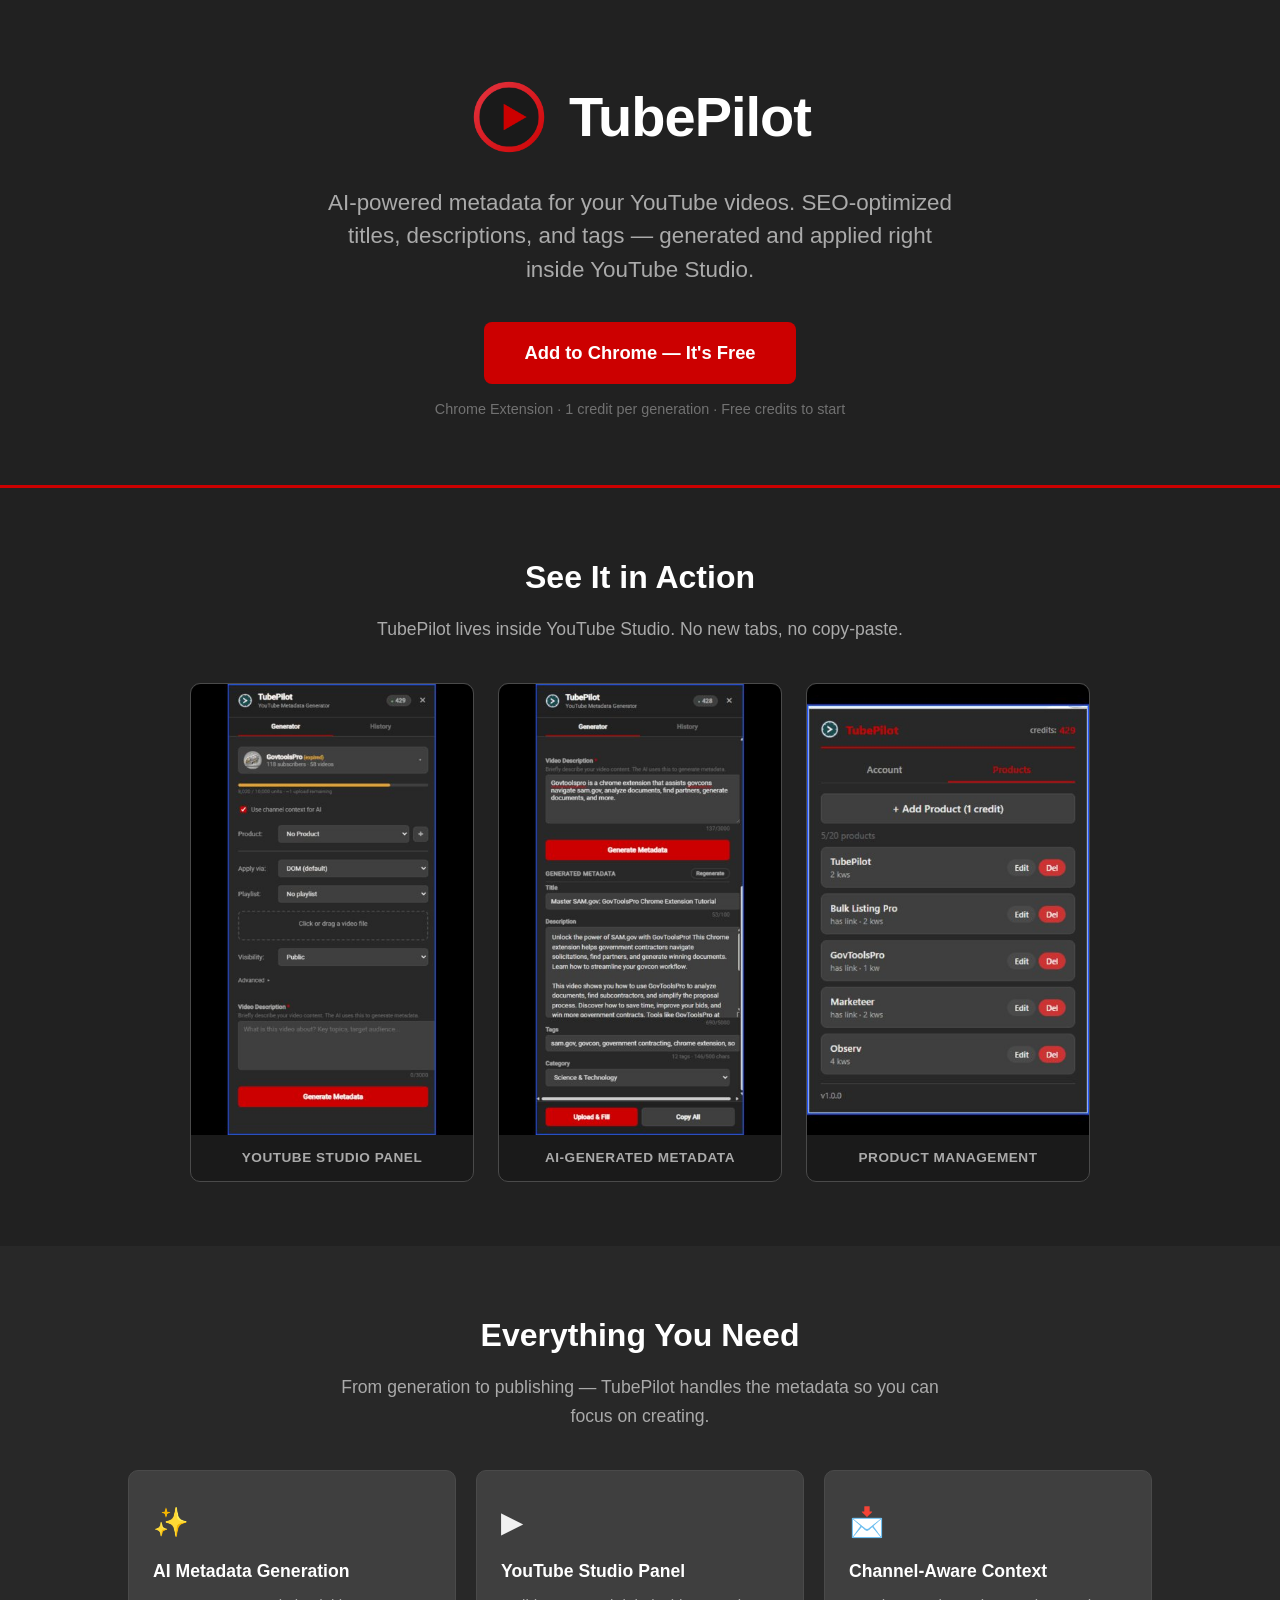
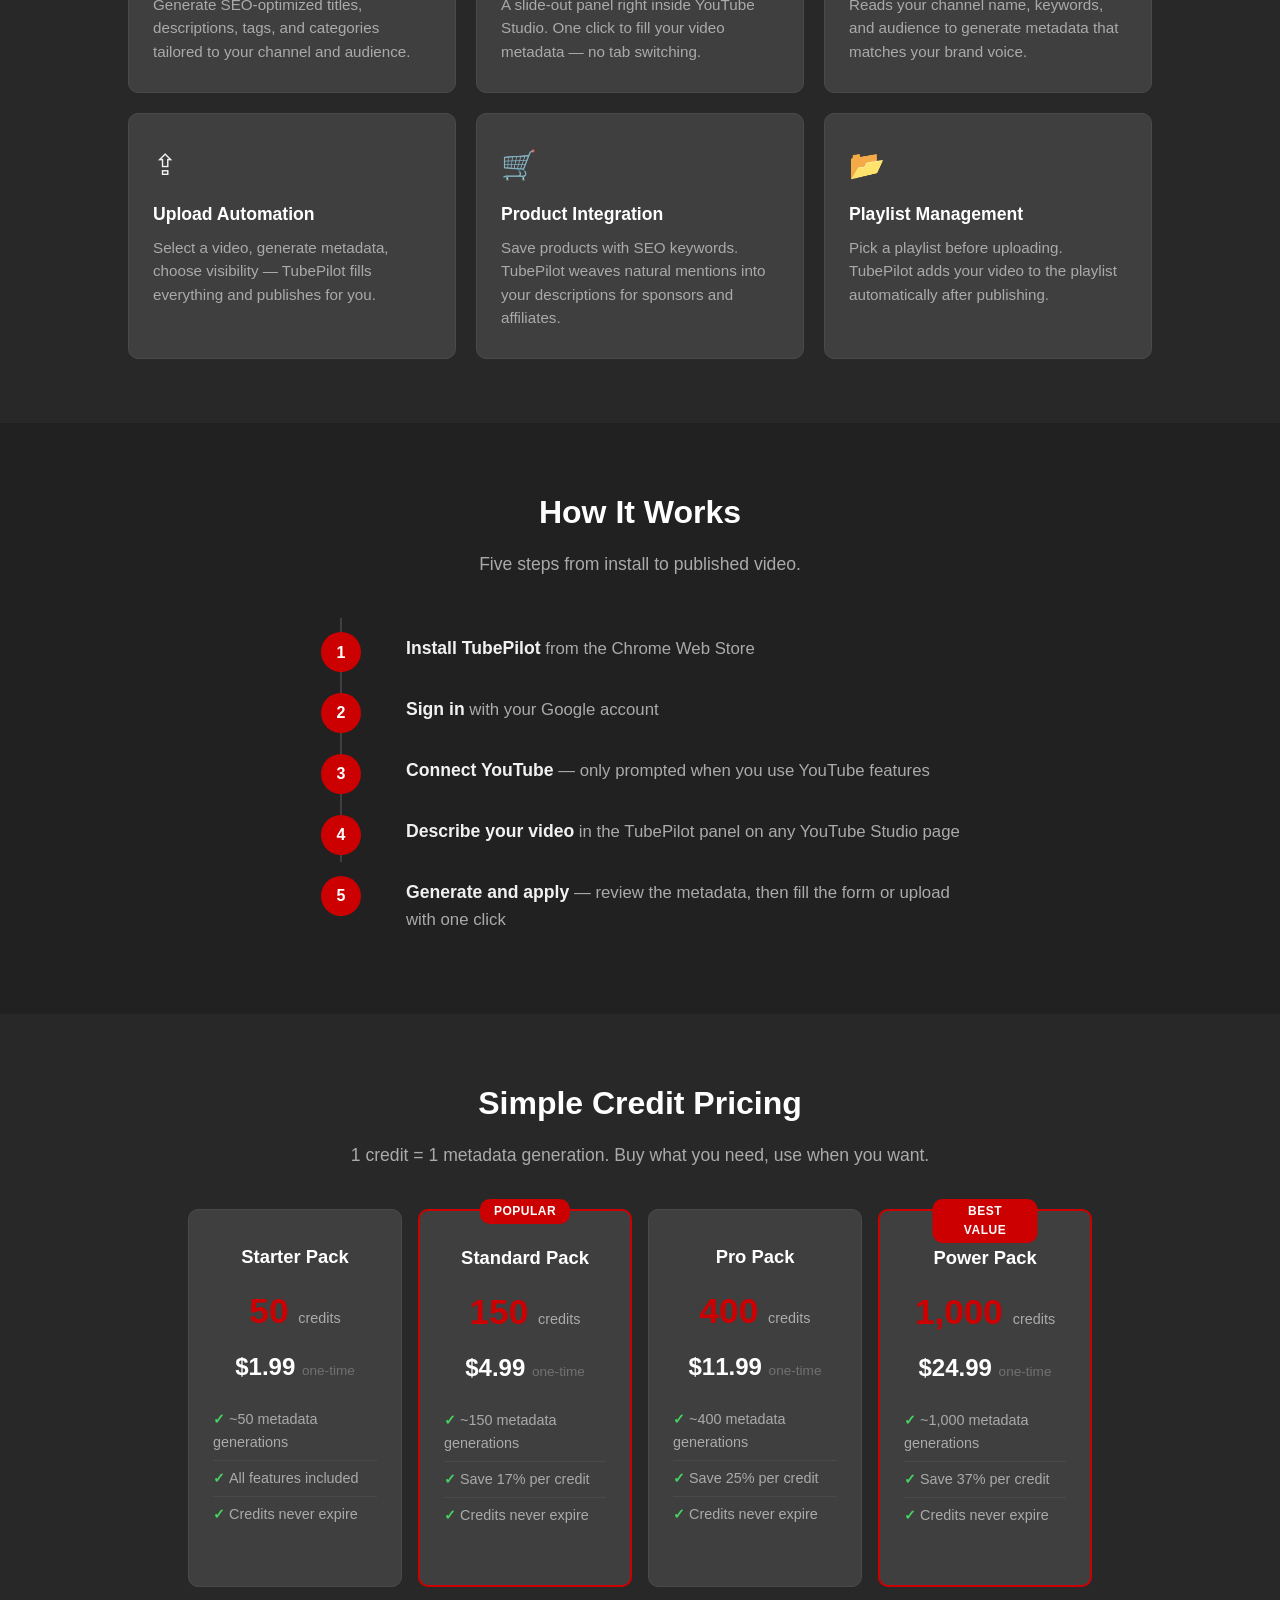
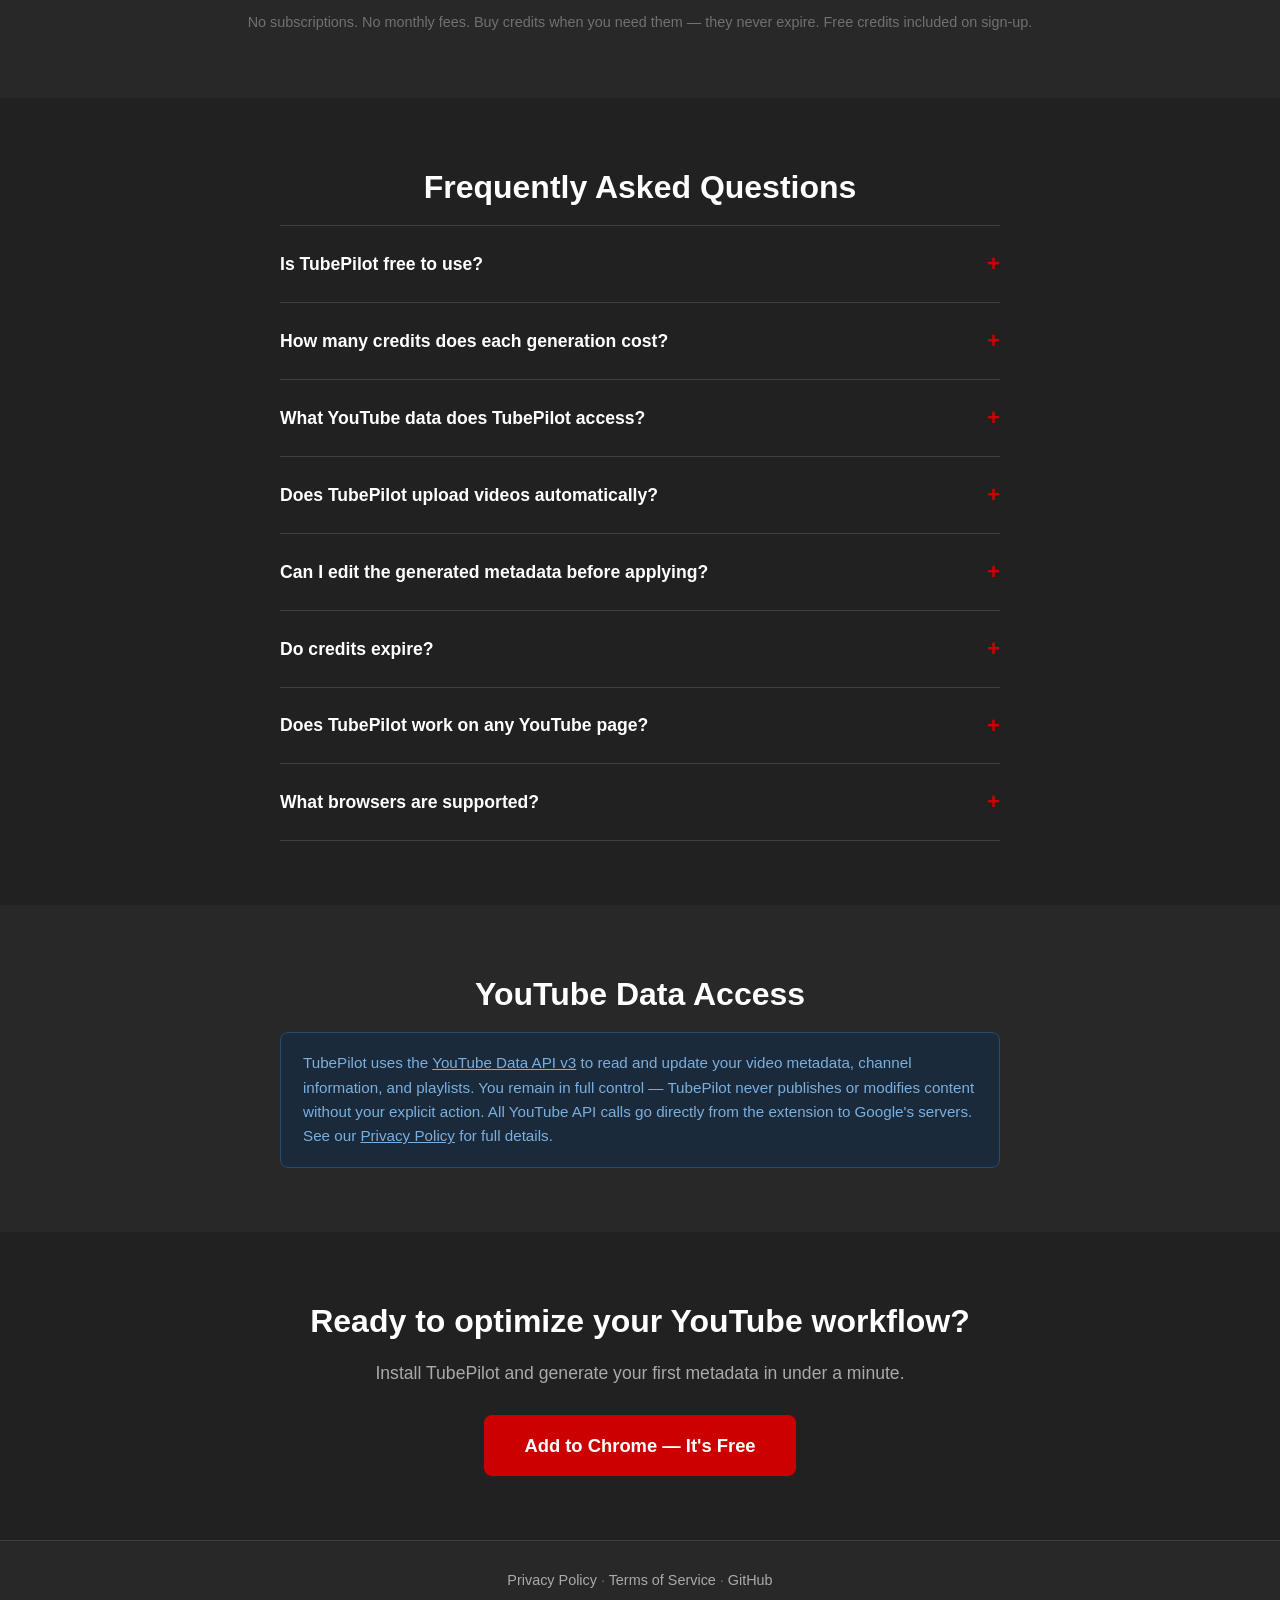
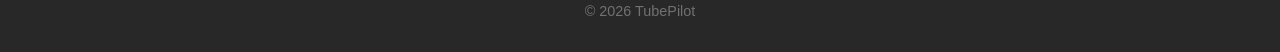
<file: docs/index.html>
<!DOCTYPE html>
<html lang="en">
<head>
  <meta charset="UTF-8">
  <meta name="viewport" content="width=device-width, initial-scale=1.0">
  <title>TubePilot — AI-Powered YouTube Metadata Generator</title>
  <meta name="google-site-verification" content="PBmeR5V8AaK-06n5wgIKFKAa0OpSN-wk8wDNmKsswrE">
  <meta name="description" content="Generate SEO-optimized YouTube titles, descriptions, and tags with AI. TubePilot works right inside YouTube Studio — no tab switching, no copy-paste.">
  <link rel="canonical" href="https://smythmyke.github.io/TubePilot/">
  <link rel="icon" type="image/png" href="icon.png">

  <!-- Open Graph -->
  <meta property="og:type" content="website">
  <meta property="og:url" content="https://smythmyke.github.io/TubePilot/">
  <meta property="og:title" content="TubePilot — AI-Powered YouTube Metadata Generator">
  <meta property="og:description" content="Generate SEO-optimized YouTube titles, descriptions, and tags with AI. Works right inside YouTube Studio.">
  <meta property="og:image" content="https://smythmyke.github.io/TubePilot/icon.png">
  <meta property="og:site_name" content="TubePilot">

  <!-- Twitter Card -->
  <meta name="twitter:card" content="summary">
  <meta name="twitter:title" content="TubePilot — AI-Powered YouTube Metadata Generator">
  <meta name="twitter:description" content="Generate SEO-optimized YouTube titles, descriptions, and tags with AI. Works right inside YouTube Studio.">
  <meta name="twitter:image" content="https://smythmyke.github.io/TubePilot/icon.png">

  <!-- Structured Data -->
  <script type="application/ld+json">
  {
    "@context": "https://schema.org",
    "@type": "SoftwareApplication",
    "name": "TubePilot",
    "description": "AI-powered Chrome extension that generates SEO-optimized YouTube metadata — titles, descriptions, tags, and categories — right inside YouTube Studio.",
    "applicationCategory": "BrowserApplication",
    "operatingSystem": "Chrome",
    "offers": {
      "@type": "Offer",
      "price": "0",
      "priceCurrency": "USD",
      "description": "Free to install with credits for AI generations"
    },
    "url": "https://smythmyke.github.io/TubePilot/"
  }
  </script>
  <style>
    * { margin: 0; padding: 0; box-sizing: border-box; }
    body {
      font-family: 'Roboto', -apple-system, BlinkMacSystemFont, 'Segoe UI', sans-serif;
      color: #f1f1f1;
      background: #282828;
      line-height: 1.6;
      font-size: 16px;
    }
    a { color: #cc0000; text-decoration: none; }
    a:hover { text-decoration: underline; }

    .container { max-width: 960px; margin: 0 auto; padding: 0 28px; }
    .container-wide { max-width: 1080px; margin: 0 auto; padding: 0 28px; }

    /* ========== HERO ========== */
    .hero {
      background: #212121;
      border-bottom: 3px solid #cc0000;
      padding: 72px 0 64px;
      text-align: center;
    }
    .hero-brand {
      display: inline-flex;
      align-items: center;
      gap: 20px;
      margin-bottom: 24px;
    }
    .hero-brand img {
      width: 80px;
      height: 80px;
      border-radius: 50%;
    }
    .hero-brand h1 {
      font-size: 3.5rem;
      font-weight: 700;
      color: #fff;
      letter-spacing: -1px;
    }
    .hero-tagline {
      font-size: 1.4rem;
      color: #aaa;
      max-width: 640px;
      margin: 0 auto 36px;
      line-height: 1.5;
    }
    .hero-cta {
      display: inline-block;
      background: #cc0000;
      color: #fff;
      padding: 16px 40px;
      border-radius: 8px;
      font-size: 1.15rem;
      font-weight: 600;
      text-decoration: none;
      transition: background 0.15s;
    }
    .hero-cta:hover { background: #a00; text-decoration: none; }
    .hero-sub {
      margin-top: 14px;
      font-size: 0.9rem;
      color: #717171;
    }

    /* ========== SECTIONS ========== */
    section { padding: 64px 0; }
    section:nth-child(even) { background: #212121; }

    .section-title {
      font-size: 2rem;
      font-weight: 700;
      color: #fff;
      text-align: center;
      margin-bottom: 12px;
    }
    .section-subtitle {
      font-size: 1.1rem;
      color: #aaa;
      text-align: center;
      max-width: 600px;
      margin: 0 auto 40px;
    }

    /* ========== FEATURES ========== */
    .features {
      display: grid;
      grid-template-columns: 1fr 1fr 1fr;
      gap: 20px;
    }
    .feature-card {
      background: #3f3f3f;
      border: 1px solid #4a4a4a;
      border-radius: 10px;
      padding: 28px 24px;
      transition: border-color 0.15s;
    }
    .feature-card:hover { border-color: #cc0000; }
    .feature-icon {
      font-size: 1.8rem;
      margin-bottom: 12px;
      display: block;
    }
    .feature-card h3 {
      font-size: 1.1rem;
      font-weight: 600;
      color: #fff;
      margin-bottom: 8px;
    }
    .feature-card p {
      font-size: 0.95rem;
      color: #aaa;
      line-height: 1.55;
    }

    /* ========== SCREENSHOTS ========== */
    .screenshots {
      display: grid;
      grid-template-columns: repeat(3, 1fr);
      gap: 24px;
      max-width: 900px;
      margin: 0 auto;
    }
    .screenshot-slot {
      background: #1a1a1a;
      border: 1px solid #4a4a4a;
      border-radius: 10px;
      display: flex;
      flex-direction: column;
      align-items: center;
      justify-content: flex-start;
      overflow: hidden;
      position: relative;
    }
    .screenshot-slot img {
      width: 100%;
      height: auto;
      border-radius: 10px 10px 0 0;
      display: block;
    }
    .screenshot-label {
      font-weight: 600;
      color: #aaa;
      font-size: 0.85rem;
      text-transform: uppercase;
      letter-spacing: 0.5px;
      padding: 12px 8px;
      text-align: center;
    }

    /* ========== HOW IT WORKS ========== */
    .steps {
      counter-reset: step;
      list-style: none;
      padding: 0;
      max-width: 640px;
      margin: 0 auto;
    }
    .steps li {
      counter-increment: step;
      padding: 16px 0 16px 64px;
      position: relative;
      font-size: 1.05rem;
      color: #aaa;
      border-left: 2px solid #3f3f3f;
      margin-left: 20px;
    }
    .steps li:last-child { border-left-color: transparent; }
    .steps li::before {
      content: counter(step);
      position: absolute;
      left: -21px;
      top: 14px;
      width: 40px;
      height: 40px;
      background: #cc0000;
      border-radius: 50%;
      display: flex;
      align-items: center;
      justify-content: center;
      font-size: 1rem;
      font-weight: 700;
      color: #fff;
    }
    .steps li strong { color: #f1f1f1; font-size: 1.1rem; }

    /* ========== PRICING ========== */
    .pricing-grid {
      display: grid;
      grid-template-columns: repeat(4, 1fr);
      gap: 16px;
      max-width: 960px;
      margin: 0 auto;
    }
    .pricing-card {
      background: #3f3f3f;
      border: 1px solid #4a4a4a;
      border-radius: 10px;
      padding: 32px 24px;
      text-align: center;
      position: relative;
    }
    .pricing-card.featured {
      border-color: #cc0000;
      border-width: 2px;
    }
    .pricing-badge {
      position: absolute;
      top: -12px;
      left: 50%;
      transform: translateX(-50%);
      background: #cc0000;
      color: #fff;
      padding: 3px 14px;
      border-radius: 10px;
      font-size: 0.75rem;
      font-weight: 700;
      text-transform: uppercase;
      letter-spacing: 0.5px;
    }
    .pricing-name {
      font-size: 1.15rem;
      font-weight: 600;
      color: #fff;
      margin-bottom: 6px;
    }
    .pricing-credits {
      font-size: 2.2rem;
      font-weight: 700;
      color: #cc0000;
      margin: 12px 0 4px;
    }
    .pricing-credits span {
      font-size: 0.9rem;
      color: #aaa;
      font-weight: 400;
    }
    .pricing-price {
      font-size: 1.5rem;
      font-weight: 700;
      color: #fff;
      margin: 8px 0 16px;
    }
    .pricing-price span {
      font-size: 0.85rem;
      color: #717171;
      font-weight: 400;
    }
    .pricing-details {
      list-style: none;
      padding: 0;
      text-align: left;
      margin-bottom: 20px;
    }
    .pricing-details li {
      padding: 6px 0;
      font-size: 0.9rem;
      color: #aaa;
      border-bottom: 1px solid #4a4a4a;
    }
    .pricing-details li:last-child { border-bottom: none; }
    .pricing-details li::before {
      content: "\2713  ";
      color: #46d160;
      font-weight: 700;
    }
    .pricing-note {
      text-align: center;
      margin-top: 24px;
      font-size: 0.9rem;
      color: #717171;
    }

    /* ========== FAQ ========== */
    .faq-list {
      max-width: 720px;
      margin: 0 auto;
    }
    .faq-item {
      border-bottom: 1px solid #3f3f3f;
      padding: 20px 0;
    }
    .faq-item:first-child { border-top: 1px solid #3f3f3f; }
    .faq-q {
      font-size: 1.1rem;
      font-weight: 600;
      color: #fff;
      cursor: pointer;
      display: flex;
      justify-content: space-between;
      align-items: center;
      gap: 16px;
    }
    .faq-q::after {
      content: "+";
      font-size: 1.4rem;
      color: #cc0000;
      flex-shrink: 0;
      transition: transform 0.2s;
    }
    .faq-item.open .faq-q::after {
      content: "\2212";
    }
    .faq-a {
      max-height: 0;
      overflow: hidden;
      transition: max-height 0.3s ease, padding 0.3s ease;
      font-size: 1rem;
      color: #aaa;
      line-height: 1.6;
    }
    .faq-item.open .faq-a {
      max-height: 300px;
      padding-top: 12px;
    }

    /* ========== BOTTOM CTA ========== */
    .bottom-cta {
      text-align: center;
      padding: 64px 0;
    }
    .bottom-cta h2 {
      font-size: 2rem;
      font-weight: 700;
      color: #fff;
      margin-bottom: 12px;
    }
    .bottom-cta p {
      font-size: 1.1rem;
      color: #aaa;
      margin-bottom: 28px;
    }

    /* ========== INFO BOX ========== */
    .info-box {
      background: #1a2a3a;
      border: 1px solid #2a4a6a;
      border-radius: 8px;
      padding: 18px 22px;
      font-size: 0.95rem;
      color: #7aafdf;
      line-height: 1.6;
      max-width: 720px;
      margin: 0 auto;
    }
    .info-box a { color: #7aafdf; text-decoration: underline; }

    /* ========== FOOTER ========== */
    footer {
      border-top: 1px solid #3f3f3f;
      padding: 28px 0;
      text-align: center;
      font-size: 0.9rem;
      color: #717171;
    }
    footer a { color: #aaa; }
    footer a:hover { color: #cc0000; }
    .footer-links { margin-bottom: 8px; }

    /* ========== RESPONSIVE ========== */
    @media (max-width: 960px) {
      .pricing-grid { grid-template-columns: repeat(2, 1fr); max-width: 500px; }
    }
    @media (max-width: 768px) {
      .hero-brand h1 { font-size: 2.4rem; }
      .hero-tagline { font-size: 1.15rem; }
      .features { grid-template-columns: 1fr; }
      .screenshots { grid-template-columns: 1fr; max-width: 360px; }
      .pricing-grid { grid-template-columns: 1fr; max-width: 300px; }
      .section-title { font-size: 1.6rem; }
    }
    @media (max-width: 480px) {
      .hero-brand h1 { font-size: 2rem; }
      .hero-brand img { width: 56px; height: 56px; }
      .hero { padding: 48px 0 40px; }
    }
  </style>
</head>
<body>

  <!-- ===== HERO ===== -->
  <section class="hero">
    <div class="container">
      <div class="hero-brand">
        <img src="icon.png" alt="TubePilot">
        <h1>TubePilot</h1>
      </div>
      <p class="hero-tagline">AI-powered metadata for your YouTube videos. SEO-optimized titles, descriptions, and tags — generated and applied right inside YouTube Studio.</p>
      <a href="#" class="hero-cta">Add to Chrome — It's Free</a>
      <p class="hero-sub">Chrome Extension &middot; 1 credit per generation &middot; Free credits to start</p>
    </div>
  </section>

  <!-- ===== SCREENSHOTS ===== -->
  <section>
    <div class="container-wide">
      <h2 class="section-title">See It in Action</h2>
      <p class="section-subtitle">TubePilot lives inside YouTube Studio. No new tabs, no copy-paste.</p>
      <div class="screenshots">
        <div class="screenshot-slot">
          <img src="screenshot-panel.jpg" alt="TubePilot panel in YouTube Studio with channel connection, upload options, and visibility settings">
          <span class="screenshot-label">YouTube Studio Panel</span>
        </div>
        <div class="screenshot-slot">
          <img src="screenshot-generator.jpg" alt="TubePilot generated metadata showing SEO-optimized title, description, tags, and category">
          <span class="screenshot-label">AI-Generated Metadata</span>
        </div>
        <div class="screenshot-slot">
          <img src="screenshot-products.jpg" alt="TubePilot extension popup showing products tab with saved products">
          <span class="screenshot-label">Product Management</span>
        </div>
      </div>
    </div>
  </section>

  <!-- ===== FEATURES ===== -->
  <section>
    <div class="container-wide">
      <h2 class="section-title">Everything You Need</h2>
      <p class="section-subtitle">From generation to publishing — TubePilot handles the metadata so you can focus on creating.</p>
      <div class="features">
        <div class="feature-card">
          <span class="feature-icon">&#10024;</span>
          <h3>AI Metadata Generation</h3>
          <p>Generate SEO-optimized titles, descriptions, tags, and categories tailored to your channel and audience.</p>
        </div>
        <div class="feature-card">
          <span class="feature-icon">&#9654;</span>
          <h3>YouTube Studio Panel</h3>
          <p>A slide-out panel right inside YouTube Studio. One click to fill your video metadata — no tab switching.</p>
        </div>
        <div class="feature-card">
          <span class="feature-icon">&#128233;</span>
          <h3>Channel-Aware Context</h3>
          <p>Reads your channel name, keywords, and audience to generate metadata that matches your brand voice.</p>
        </div>
        <div class="feature-card">
          <span class="feature-icon">&#8682;</span>
          <h3>Upload Automation</h3>
          <p>Select a video, generate metadata, choose visibility — TubePilot fills everything and publishes for you.</p>
        </div>
        <div class="feature-card">
          <span class="feature-icon">&#128722;</span>
          <h3>Product Integration</h3>
          <p>Save products with SEO keywords. TubePilot weaves natural mentions into your descriptions for sponsors and affiliates.</p>
        </div>
        <div class="feature-card">
          <span class="feature-icon">&#128194;</span>
          <h3>Playlist Management</h3>
          <p>Pick a playlist before uploading. TubePilot adds your video to the playlist automatically after publishing.</p>
        </div>
      </div>
    </div>
  </section>

  <!-- ===== HOW IT WORKS ===== -->
  <section>
    <div class="container">
      <h2 class="section-title">How It Works</h2>
      <p class="section-subtitle">Five steps from install to published video.</p>
      <ol class="steps">
        <li><strong>Install TubePilot</strong> from the Chrome Web Store</li>
        <li><strong>Sign in</strong> with your Google account</li>
        <li><strong>Connect YouTube</strong> — only prompted when you use YouTube features</li>
        <li><strong>Describe your video</strong> in the TubePilot panel on any YouTube Studio page</li>
        <li><strong>Generate and apply</strong> — review the metadata, then fill the form or upload with one click</li>
      </ol>
    </div>
  </section>

  <!-- ===== PRICING ===== -->
  <section>
    <div class="container">
      <h2 class="section-title">Simple Credit Pricing</h2>
      <p class="section-subtitle">1 credit = 1 metadata generation. Buy what you need, use when you want.</p>
      <div class="pricing-grid">
        <div class="pricing-card">
          <div class="pricing-name">Starter Pack</div>
          <div class="pricing-credits">50 <span>credits</span></div>
          <div class="pricing-price">$1.99 <span>one-time</span></div>
          <ul class="pricing-details">
            <li>~50 metadata generations</li>
            <li>All features included</li>
            <li>Credits never expire</li>
          </ul>
        </div>
        <div class="pricing-card featured">
          <div class="pricing-badge">Popular</div>
          <div class="pricing-name">Standard Pack</div>
          <div class="pricing-credits">150 <span>credits</span></div>
          <div class="pricing-price">$4.99 <span>one-time</span></div>
          <ul class="pricing-details">
            <li>~150 metadata generations</li>
            <li>Save 17% per credit</li>
            <li>Credits never expire</li>
          </ul>
        </div>
        <div class="pricing-card">
          <div class="pricing-name">Pro Pack</div>
          <div class="pricing-credits">400 <span>credits</span></div>
          <div class="pricing-price">$11.99 <span>one-time</span></div>
          <ul class="pricing-details">
            <li>~400 metadata generations</li>
            <li>Save 25% per credit</li>
            <li>Credits never expire</li>
          </ul>
        </div>
        <div class="pricing-card featured">
          <div class="pricing-badge">Best Value</div>
          <div class="pricing-name">Power Pack</div>
          <div class="pricing-credits">1,000 <span>credits</span></div>
          <div class="pricing-price">$24.99 <span>one-time</span></div>
          <ul class="pricing-details">
            <li>~1,000 metadata generations</li>
            <li>Save 37% per credit</li>
            <li>Credits never expire</li>
          </ul>
        </div>
      </div>
      <p class="pricing-note">No subscriptions. No monthly fees. Buy credits when you need them — they never expire. Free credits included on sign-up.</p>
    </div>
  </section>

  <!-- ===== FAQ ===== -->
  <section>
    <div class="container">
      <h2 class="section-title">Frequently Asked Questions</h2>
      <div class="faq-list">
        <div class="faq-item">
          <div class="faq-q">Is TubePilot free to use?</div>
          <div class="faq-a">TubePilot includes free credits when you sign up. After that, you can purchase credit packs. All features are available at every tier — credits are just for AI generations.</div>
        </div>
        <div class="faq-item">
          <div class="faq-q">How many credits does each generation cost?</div>
          <div class="faq-a">Each metadata generation (title + description + tags + category) costs 1 credit. You can regenerate as many times as you want — each regeneration uses 1 credit.</div>
        </div>
        <div class="faq-item">
          <div class="faq-q">What YouTube data does TubePilot access?</div>
          <div class="faq-a">TubePilot reads your channel info (name, keywords, description) and video metadata (title, description, tags) to generate tailored results. It can also update video metadata and manage playlists — but only when you explicitly click a button. See our <a href="privacy.html">Privacy Policy</a> for full details.</div>
        </div>
        <div class="faq-item">
          <div class="faq-q">Does TubePilot upload videos automatically?</div>
          <div class="faq-a">TubePilot can automate the YouTube Studio upload wizard — selecting your file, filling in metadata, setting visibility, and clicking publish. But it only starts when you click "Upload &amp; Fill" and you select the file yourself. Nothing happens without your action.</div>
        </div>
        <div class="faq-item">
          <div class="faq-q">Can I edit the generated metadata before applying?</div>
          <div class="faq-a">Yes. Generated titles, descriptions, and tags are shown in editable fields inside the TubePilot panel. You can modify anything before filling the form or uploading.</div>
        </div>
        <div class="faq-item">
          <div class="faq-q">Do credits expire?</div>
          <div class="faq-a">No. Credits never expire. Use them whenever you need them.</div>
        </div>
        <div class="faq-item">
          <div class="faq-q">Does TubePilot work on any YouTube page?</div>
          <div class="faq-a">TubePilot activates on YouTube Studio pages (studio.youtube.com). The panel appears on video edit pages for metadata filling, and on any Studio page for uploads.</div>
        </div>
        <div class="faq-item">
          <div class="faq-q">What browsers are supported?</div>
          <div class="faq-a">TubePilot is a Chrome extension built on Manifest V3. It works in Google Chrome and Chromium-based browsers (Edge, Brave, etc.).</div>
        </div>
      </div>
    </div>
  </section>

  <!-- ===== YOUTUBE DATA ===== -->
  <section>
    <div class="container">
      <h2 class="section-title">YouTube Data Access</h2>
      <div class="info-box">
        TubePilot uses the <a href="https://developers.google.com/youtube/v3">YouTube Data API v3</a> to read and update your video metadata, channel information, and playlists. You remain in full control — TubePilot never publishes or modifies content without your explicit action. All YouTube API calls go directly from the extension to Google's servers. See our <a href="privacy.html">Privacy Policy</a> for full details.
      </div>
    </div>
  </section>

  <!-- ===== BOTTOM CTA ===== -->
  <section class="bottom-cta">
    <div class="container">
      <h2>Ready to optimize your YouTube workflow?</h2>
      <p>Install TubePilot and generate your first metadata in under a minute.</p>
      <a href="#" class="hero-cta">Add to Chrome — It's Free</a>
    </div>
  </section>

  <!-- ===== FOOTER ===== -->
  <footer>
    <div class="container">
      <div class="footer-links">
        <a href="privacy.html">Privacy Policy</a> &middot;
        <a href="terms.html">Terms of Service</a> &middot;
        <a href="https://github.com/smythmyke/TubePilot">GitHub</a>
      </div>
      <p>&copy; 2026 TubePilot</p>
    </div>
  </footer>

  <script>
    // FAQ accordion
    document.querySelectorAll('.faq-q').forEach(function(q) {
      q.addEventListener('click', function() {
        this.parentElement.classList.toggle('open');
      });
    });
  </script>
</body>
</html>
</file>
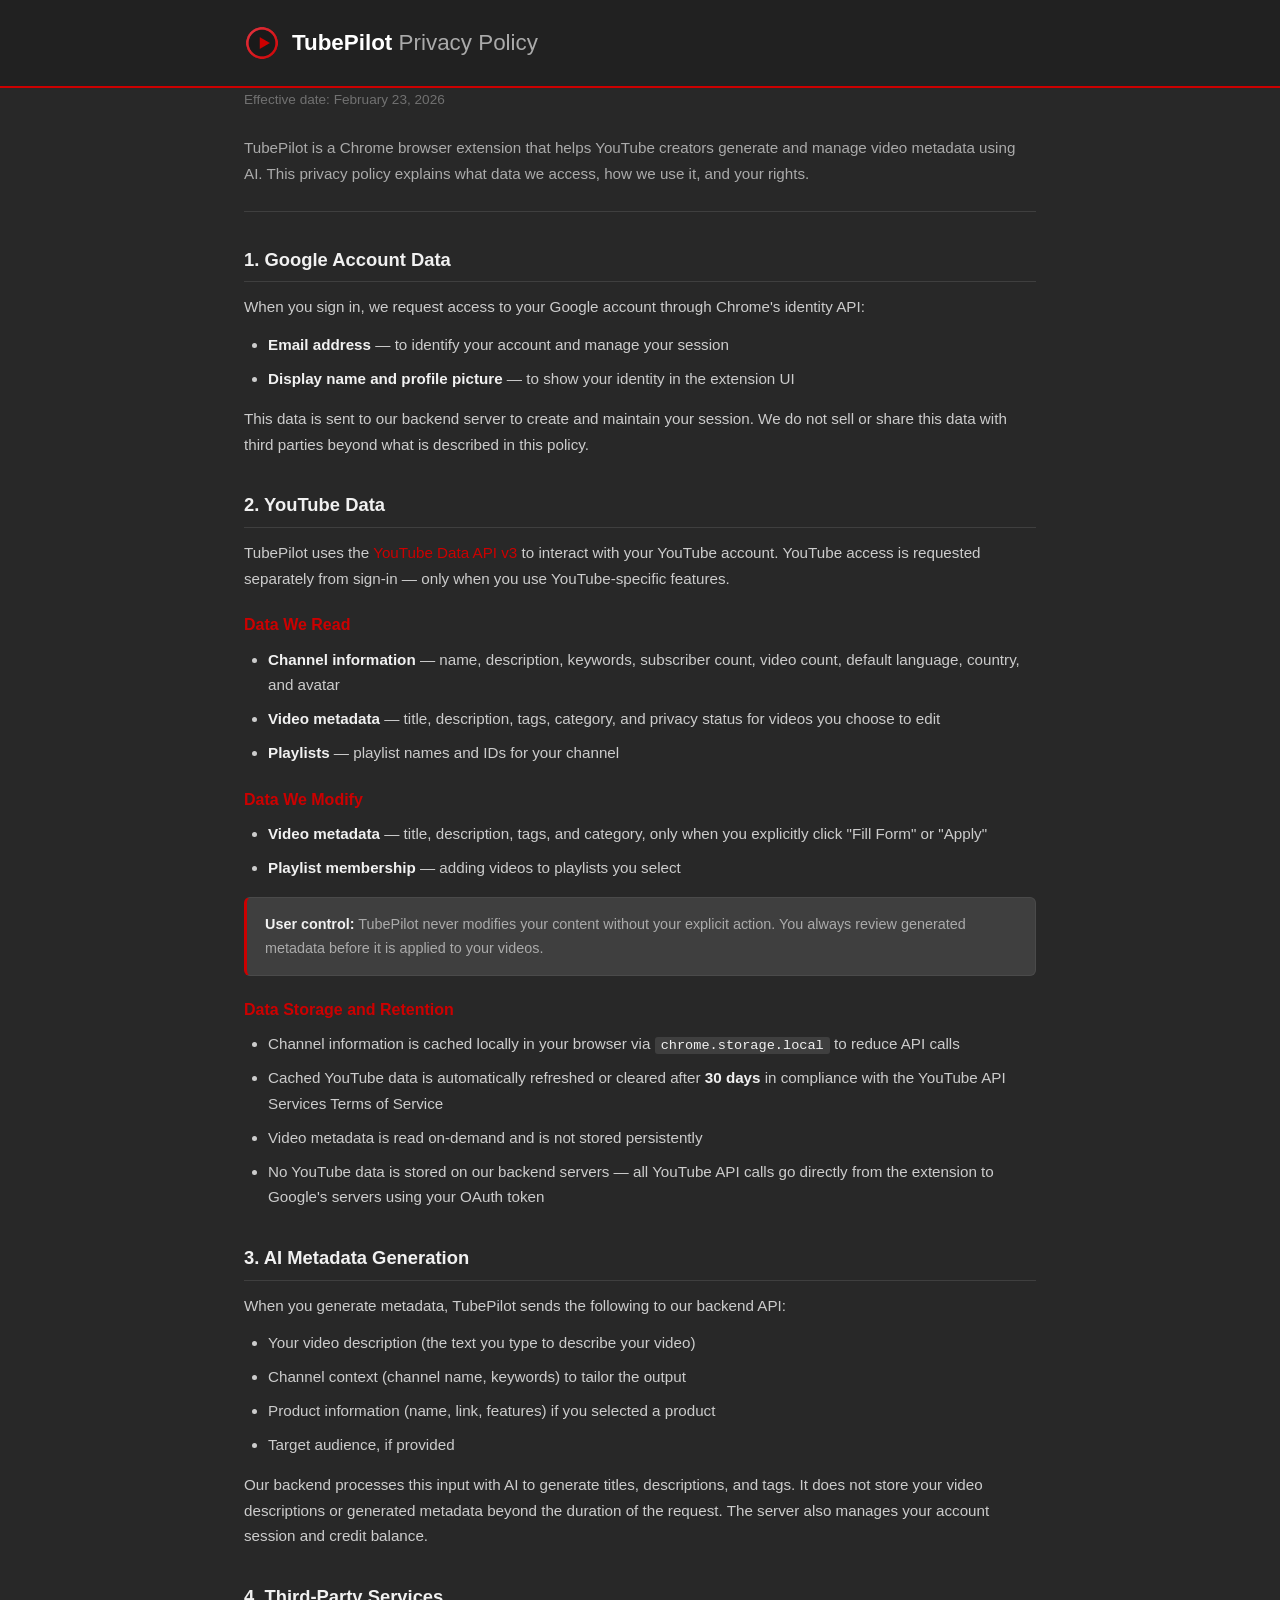
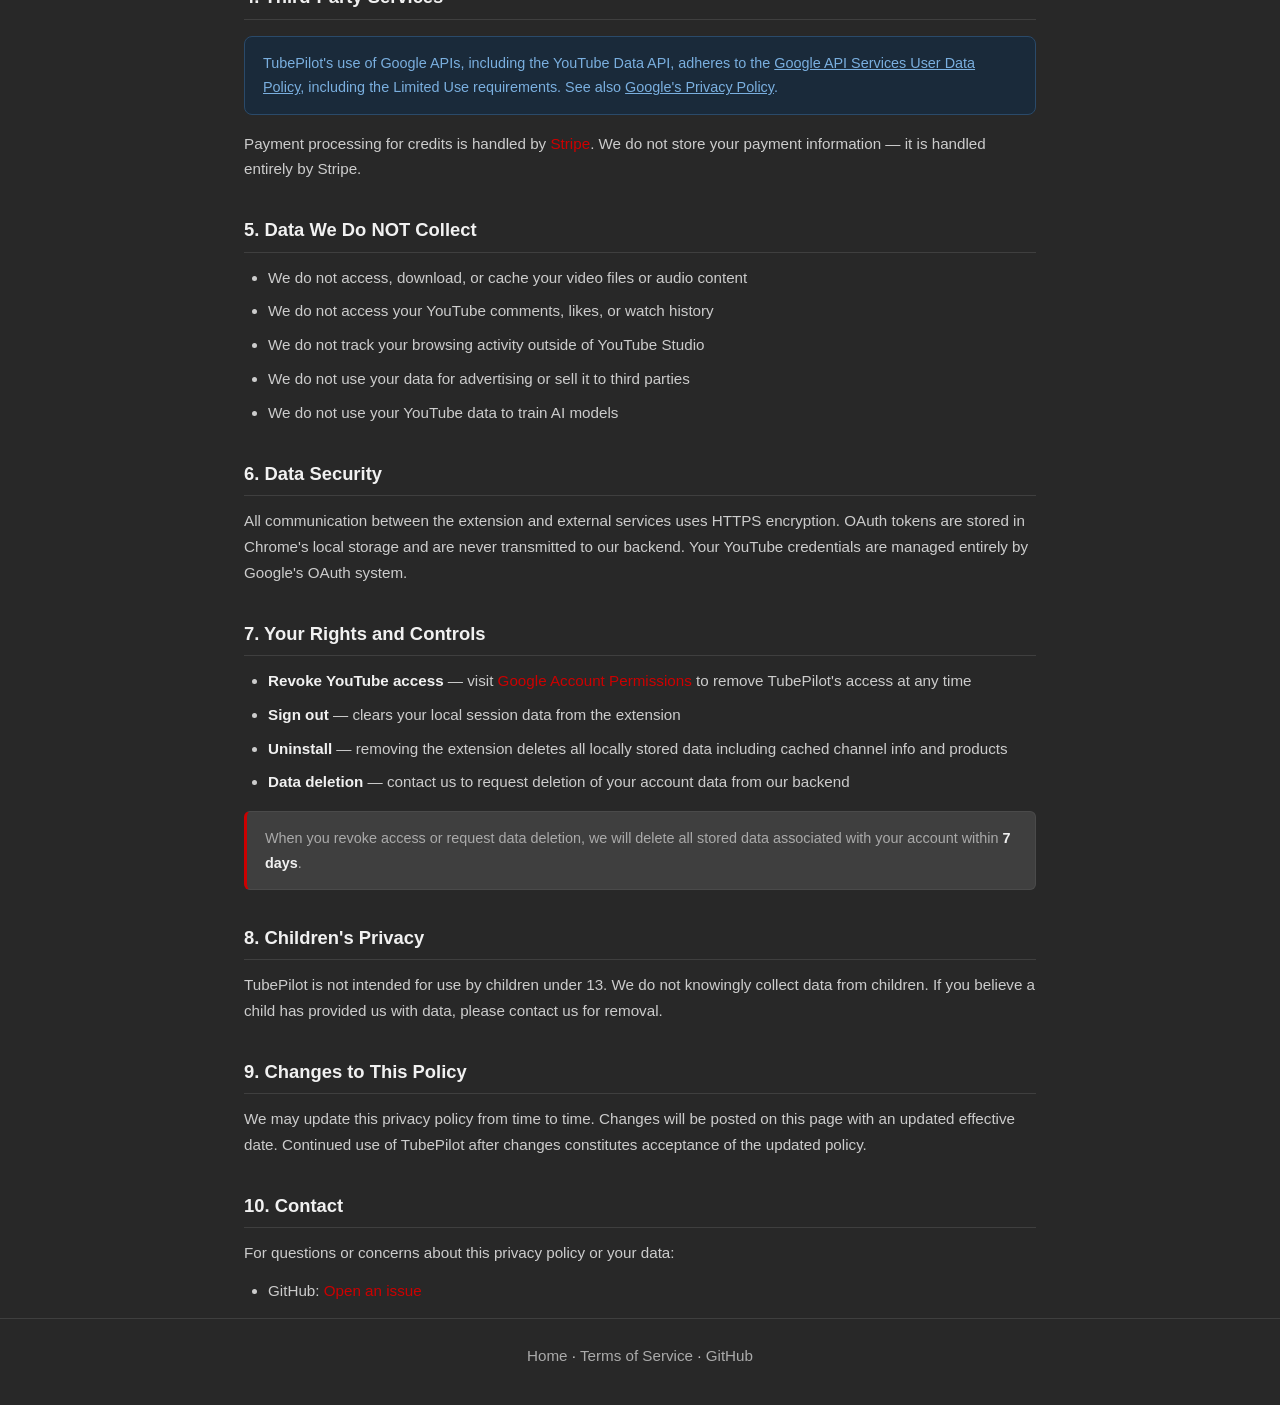
<file: docs/privacy.html>
<!DOCTYPE html>
<html lang="en">
<head>
  <meta charset="UTF-8">
  <meta name="viewport" content="width=device-width, initial-scale=1.0">
  <title>Privacy Policy — TubePilot</title>
  <meta name="description" content="TubePilot privacy policy — what data we access, how we use it, and your rights. YouTube Data API usage, AI metadata generation, and data security.">
  <link rel="canonical" href="https://smythmyke.github.io/TubePilot/privacy.html">
  <link rel="icon" type="image/png" href="icon.png">

  <!-- Open Graph -->
  <meta property="og:type" content="website">
  <meta property="og:url" content="https://smythmyke.github.io/TubePilot/privacy.html">
  <meta property="og:title" content="Privacy Policy — TubePilot">
  <meta property="og:description" content="TubePilot privacy policy — what data we access, how we use it, and your rights.">
  <meta property="og:image" content="https://smythmyke.github.io/TubePilot/icon.png">

  <!-- Twitter Card -->
  <meta name="twitter:card" content="summary">
  <meta name="twitter:title" content="Privacy Policy — TubePilot">
  <meta name="twitter:description" content="TubePilot privacy policy — what data we access, how we use it, and your rights.">
  <meta name="twitter:image" content="https://smythmyke.github.io/TubePilot/icon.png">
  <style>
    * { margin: 0; padding: 0; box-sizing: border-box; }
    body {
      font-family: 'Roboto', -apple-system, BlinkMacSystemFont, 'Segoe UI', sans-serif;
      color: #f1f1f1;
      background: #282828;
      line-height: 1.7;
    }
    a { color: #cc0000; text-decoration: none; }
    a:hover { text-decoration: underline; }
    .container { max-width: 840px; margin: 0 auto; padding: 0 24px; }

    /* Header */
    header {
      background: #212121;
      border-bottom: 2px solid #cc0000;
      padding: 24px 0;
    }
    .header-inner {
      display: flex;
      align-items: center;
      gap: 12px;
    }
    .header-inner img {
      width: 36px;
      height: 36px;
      border-radius: 50%;
    }
    .header-inner h1 {
      font-size: 1.4rem;
      font-weight: 600;
    }
    .header-inner h1 a { color: #fff; }
    .header-inner h1 span { color: #aaa; font-weight: 400; }

    /* Main */
    main { padding: 40px 0; }
    .effective {
      font-size: 0.85rem;
      color: #717171;
      margin-bottom: 24px;
    }
    .intro {
      font-size: 0.95rem;
      color: #aaa;
      margin-bottom: 32px;
      padding-bottom: 24px;
      border-bottom: 1px solid #3f3f3f;
    }
    h2 {
      font-size: 1.15rem;
      font-weight: 600;
      color: #f1f1f1;
      margin: 32px 0 12px;
      padding-bottom: 6px;
      border-bottom: 1px solid #3f3f3f;
    }
    h3 {
      font-size: 1rem;
      font-weight: 600;
      color: #cc0000;
      margin: 20px 0 8px;
    }
    p { margin-bottom: 12px; color: #ccc; font-size: 0.95rem; }
    ul { padding-left: 24px; margin-bottom: 14px; }
    li {
      margin-bottom: 8px;
      color: #ccc;
      font-size: 0.95rem;
    }
    li strong { color: #f1f1f1; }
    code {
      background: #3f3f3f;
      padding: 1px 6px;
      border-radius: 3px;
      font-size: 0.85rem;
      color: #f1f1f1;
    }

    /* Highlight box */
    .highlight {
      background: #3f3f3f;
      border: 1px solid #4a4a4a;
      border-left: 3px solid #cc0000;
      border-radius: 6px;
      padding: 14px 18px;
      margin: 16px 0;
      font-size: 0.9rem;
      color: #aaa;
    }
    .highlight strong { color: #f1f1f1; }

    /* Info box */
    .info-box {
      background: #1a2a3a;
      border: 1px solid #2a4a6a;
      border-radius: 8px;
      padding: 14px 18px;
      font-size: 0.9rem;
      color: #7aafdf;
      margin: 16px 0;
    }
    .info-box a { color: #7aafdf; text-decoration: underline; }

    /* Footer */
    footer {
      border-top: 1px solid #3f3f3f;
      padding: 24px 0;
      text-align: center;
      font-size: 0.85rem;
      color: #717171;
    }
    footer a { color: #aaa; }
    footer a:hover { color: #cc0000; }
  </style>
</head>
<body>
  <header>
    <div class="container">
      <div class="header-inner">
        <img src="icon.png" alt="TubePilot">
        <h1><a href="index.html">TubePilot</a> <span>Privacy Policy</span></h1>
      </div>
    </div>
  </header>

  <main class="container">
    <p class="effective">Effective date: February 23, 2026</p>
    <p class="intro">TubePilot is a Chrome browser extension that helps YouTube creators generate and manage video metadata using AI. This privacy policy explains what data we access, how we use it, and your rights.</p>

    <h2>1. Google Account Data</h2>
    <p>When you sign in, we request access to your Google account through Chrome's identity API:</p>
    <ul>
      <li><strong>Email address</strong> — to identify your account and manage your session</li>
      <li><strong>Display name and profile picture</strong> — to show your identity in the extension UI</li>
    </ul>
    <p>This data is sent to our backend server to create and maintain your session. We do not sell or share this data with third parties beyond what is described in this policy.</p>

    <h2>2. YouTube Data</h2>
    <p>TubePilot uses the <a href="https://developers.google.com/youtube/v3">YouTube Data API v3</a> to interact with your YouTube account. YouTube access is requested separately from sign-in — only when you use YouTube-specific features.</p>

    <h3>Data We Read</h3>
    <ul>
      <li><strong>Channel information</strong> — name, description, keywords, subscriber count, video count, default language, country, and avatar</li>
      <li><strong>Video metadata</strong> — title, description, tags, category, and privacy status for videos you choose to edit</li>
      <li><strong>Playlists</strong> — playlist names and IDs for your channel</li>
    </ul>

    <h3>Data We Modify</h3>
    <ul>
      <li><strong>Video metadata</strong> — title, description, tags, and category, only when you explicitly click "Fill Form" or "Apply"</li>
      <li><strong>Playlist membership</strong> — adding videos to playlists you select</li>
    </ul>

    <div class="highlight">
      <strong>User control:</strong> TubePilot never modifies your content without your explicit action. You always review generated metadata before it is applied to your videos.
    </div>

    <h3>Data Storage and Retention</h3>
    <ul>
      <li>Channel information is cached locally in your browser via <code>chrome.storage.local</code> to reduce API calls</li>
      <li>Cached YouTube data is automatically refreshed or cleared after <strong>30 days</strong> in compliance with the YouTube API Services Terms of Service</li>
      <li>Video metadata is read on-demand and is not stored persistently</li>
      <li>No YouTube data is stored on our backend servers — all YouTube API calls go directly from the extension to Google's servers using your OAuth token</li>
    </ul>

    <h2>3. AI Metadata Generation</h2>
    <p>When you generate metadata, TubePilot sends the following to our backend API:</p>
    <ul>
      <li>Your video description (the text you type to describe your video)</li>
      <li>Channel context (channel name, keywords) to tailor the output</li>
      <li>Product information (name, link, features) if you selected a product</li>
      <li>Target audience, if provided</li>
    </ul>
    <p>Our backend processes this input with AI to generate titles, descriptions, and tags. It does not store your video descriptions or generated metadata beyond the duration of the request. The server also manages your account session and credit balance.</p>

    <h2>4. Third-Party Services</h2>
    <div class="info-box">
      TubePilot's use of Google APIs, including the YouTube Data API, adheres to the <a href="https://developers.google.com/terms/api-services-user-data-policy">Google API Services User Data Policy</a>, including the Limited Use requirements. See also <a href="https://policies.google.com/privacy">Google's Privacy Policy</a>.
    </div>
    <p>Payment processing for credits is handled by <a href="https://stripe.com/privacy">Stripe</a>. We do not store your payment information — it is handled entirely by Stripe.</p>

    <h2>5. Data We Do NOT Collect</h2>
    <ul>
      <li>We do not access, download, or cache your video files or audio content</li>
      <li>We do not access your YouTube comments, likes, or watch history</li>
      <li>We do not track your browsing activity outside of YouTube Studio</li>
      <li>We do not use your data for advertising or sell it to third parties</li>
      <li>We do not use your YouTube data to train AI models</li>
    </ul>

    <h2>6. Data Security</h2>
    <p>All communication between the extension and external services uses HTTPS encryption. OAuth tokens are stored in Chrome's local storage and are never transmitted to our backend. Your YouTube credentials are managed entirely by Google's OAuth system.</p>

    <h2>7. Your Rights and Controls</h2>
    <ul>
      <li><strong>Revoke YouTube access</strong> — visit <a href="https://myaccount.google.com/permissions">Google Account Permissions</a> to remove TubePilot's access at any time</li>
      <li><strong>Sign out</strong> — clears your local session data from the extension</li>
      <li><strong>Uninstall</strong> — removing the extension deletes all locally stored data including cached channel info and products</li>
      <li><strong>Data deletion</strong> — contact us to request deletion of your account data from our backend</li>
    </ul>
    <div class="highlight">
      When you revoke access or request data deletion, we will delete all stored data associated with your account within <strong>7 days</strong>.
    </div>

    <h2>8. Children's Privacy</h2>
    <p>TubePilot is not intended for use by children under 13. We do not knowingly collect data from children. If you believe a child has provided us with data, please contact us for removal.</p>

    <h2>9. Changes to This Policy</h2>
    <p>We may update this privacy policy from time to time. Changes will be posted on this page with an updated effective date. Continued use of TubePilot after changes constitutes acceptance of the updated policy.</p>

    <h2>10. Contact</h2>
    <p>For questions or concerns about this privacy policy or your data:</p>
    <ul>
      <li>GitHub: <a href="https://github.com/smythmyke/TubePilot/issues">Open an issue</a></li>
    </ul>
  </main>

  <footer>
    <div class="container">
      <p>
        <a href="index.html">Home</a> &middot;
        <a href="terms.html">Terms of Service</a> &middot;
        <a href="https://github.com/smythmyke/TubePilot">GitHub</a>
      </p>
    </div>
  </footer>
</body>
</html>
</file>
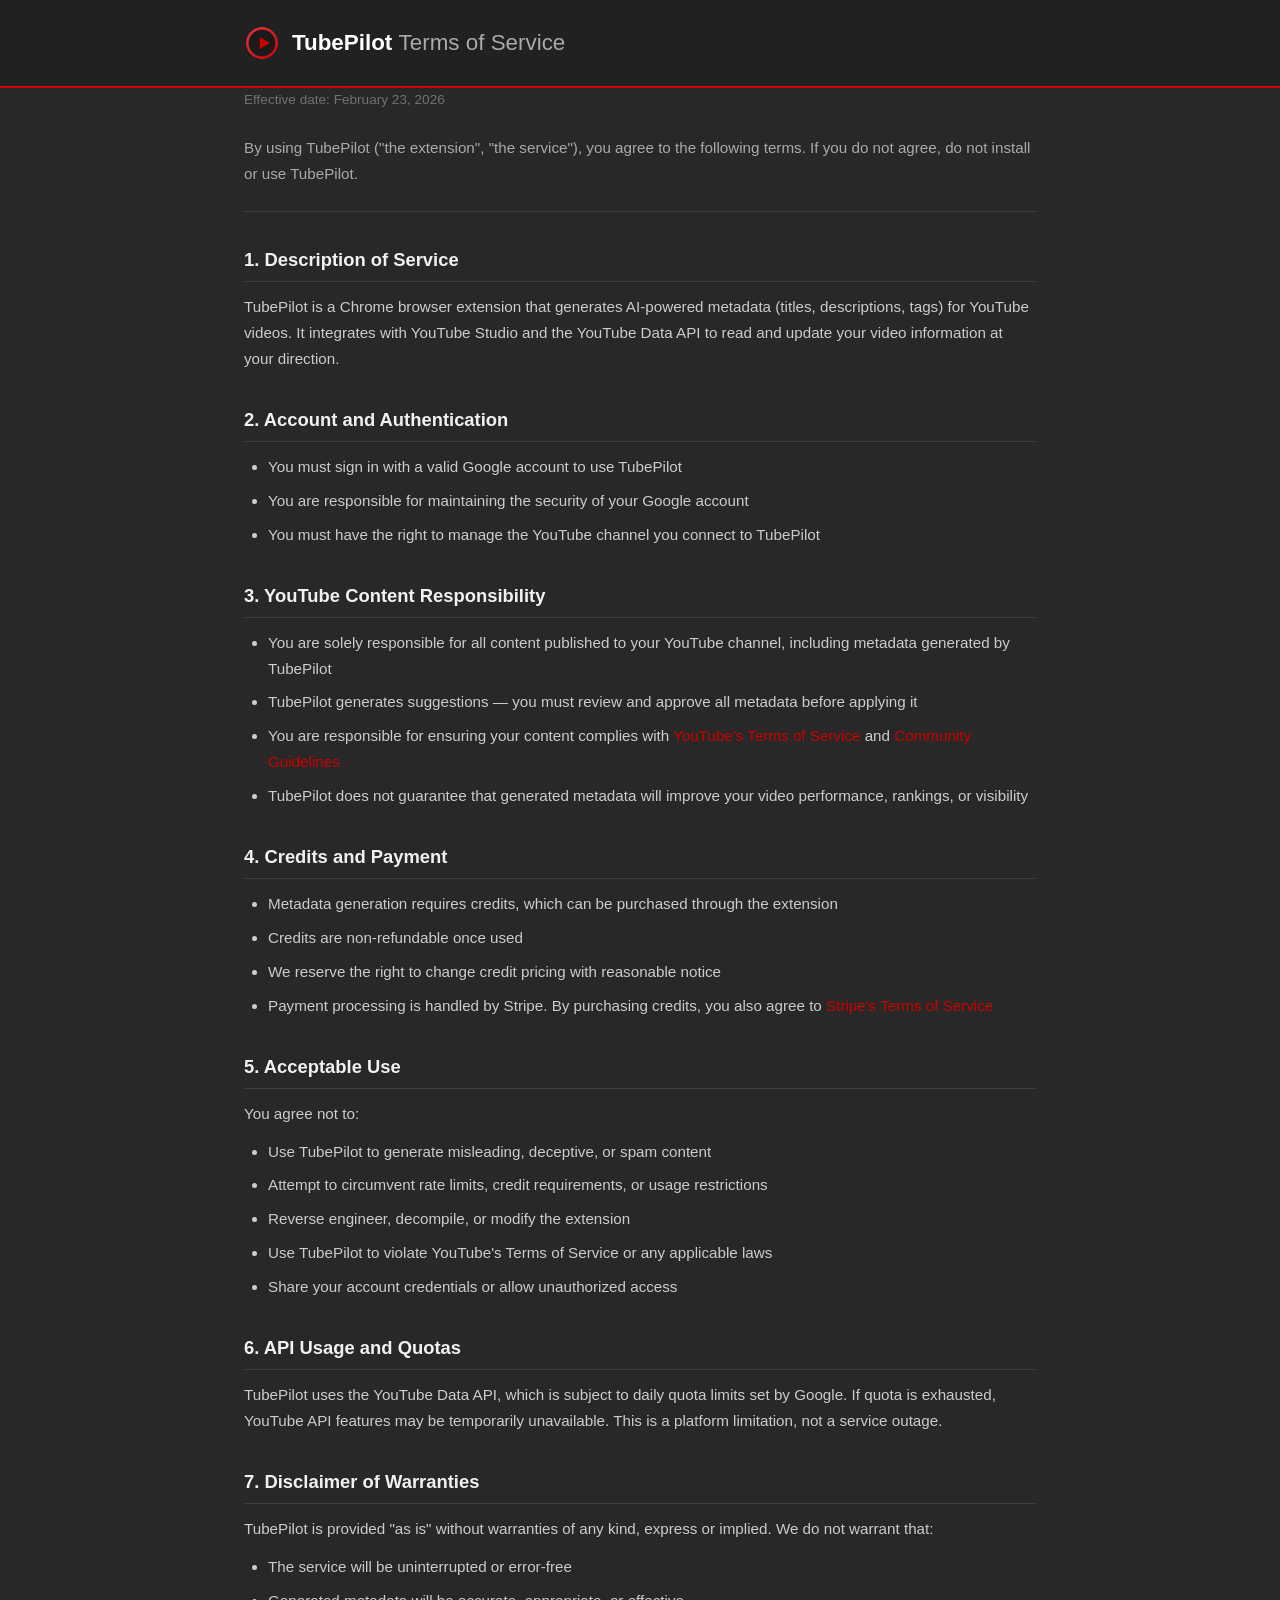
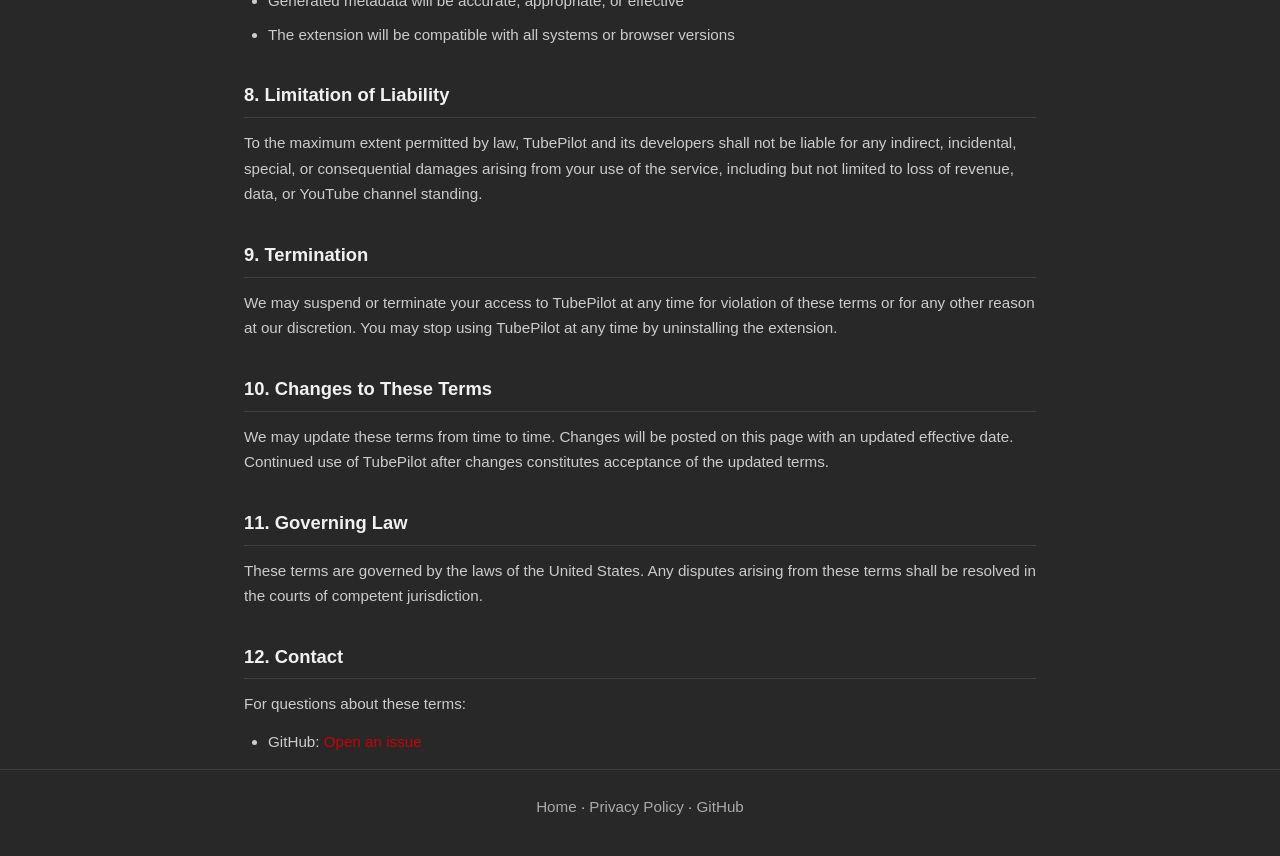
<file: docs/terms.html>
<!DOCTYPE html>
<html lang="en">
<head>
  <meta charset="UTF-8">
  <meta name="viewport" content="width=device-width, initial-scale=1.0">
  <title>Terms of Service — TubePilot</title>
  <meta name="description" content="TubePilot terms of service — usage rules, credit pricing, YouTube content responsibility, and acceptable use policy.">
  <link rel="canonical" href="https://smythmyke.github.io/TubePilot/terms.html">
  <link rel="icon" type="image/png" href="icon.png">

  <!-- Open Graph -->
  <meta property="og:type" content="website">
  <meta property="og:url" content="https://smythmyke.github.io/TubePilot/terms.html">
  <meta property="og:title" content="Terms of Service — TubePilot">
  <meta property="og:description" content="TubePilot terms of service — usage rules, credit pricing, and acceptable use policy.">
  <meta property="og:image" content="https://smythmyke.github.io/TubePilot/icon.png">

  <!-- Twitter Card -->
  <meta name="twitter:card" content="summary">
  <meta name="twitter:title" content="Terms of Service — TubePilot">
  <meta name="twitter:description" content="TubePilot terms of service — usage rules, credit pricing, and acceptable use policy.">
  <meta name="twitter:image" content="https://smythmyke.github.io/TubePilot/icon.png">
  <style>
    * { margin: 0; padding: 0; box-sizing: border-box; }
    body {
      font-family: 'Roboto', -apple-system, BlinkMacSystemFont, 'Segoe UI', sans-serif;
      color: #f1f1f1;
      background: #282828;
      line-height: 1.7;
    }
    a { color: #cc0000; text-decoration: none; }
    a:hover { text-decoration: underline; }
    .container { max-width: 840px; margin: 0 auto; padding: 0 24px; }

    /* Header */
    header {
      background: #212121;
      border-bottom: 2px solid #cc0000;
      padding: 24px 0;
    }
    .header-inner {
      display: flex;
      align-items: center;
      gap: 12px;
    }
    .header-inner img {
      width: 36px;
      height: 36px;
      border-radius: 50%;
    }
    .header-inner h1 {
      font-size: 1.4rem;
      font-weight: 600;
    }
    .header-inner h1 a { color: #fff; }
    .header-inner h1 span { color: #aaa; font-weight: 400; }

    /* Main */
    main { padding: 40px 0; }
    .effective {
      font-size: 0.85rem;
      color: #717171;
      margin-bottom: 24px;
    }
    .intro {
      font-size: 0.95rem;
      color: #aaa;
      margin-bottom: 32px;
      padding-bottom: 24px;
      border-bottom: 1px solid #3f3f3f;
    }
    h2 {
      font-size: 1.15rem;
      font-weight: 600;
      color: #f1f1f1;
      margin: 32px 0 12px;
      padding-bottom: 6px;
      border-bottom: 1px solid #3f3f3f;
    }
    p { margin-bottom: 12px; color: #ccc; font-size: 0.95rem; }
    ul { padding-left: 24px; margin-bottom: 14px; }
    li {
      margin-bottom: 8px;
      color: #ccc;
      font-size: 0.95rem;
    }
    li strong { color: #f1f1f1; }

    /* Footer */
    footer {
      border-top: 1px solid #3f3f3f;
      padding: 24px 0;
      text-align: center;
      font-size: 0.85rem;
      color: #717171;
    }
    footer a { color: #aaa; }
    footer a:hover { color: #cc0000; }
  </style>
</head>
<body>
  <header>
    <div class="container">
      <div class="header-inner">
        <img src="icon.png" alt="TubePilot">
        <h1><a href="index.html">TubePilot</a> <span>Terms of Service</span></h1>
      </div>
    </div>
  </header>

  <main class="container">
    <p class="effective">Effective date: February 23, 2026</p>
    <p class="intro">By using TubePilot ("the extension", "the service"), you agree to the following terms. If you do not agree, do not install or use TubePilot.</p>

    <h2>1. Description of Service</h2>
    <p>TubePilot is a Chrome browser extension that generates AI-powered metadata (titles, descriptions, tags) for YouTube videos. It integrates with YouTube Studio and the YouTube Data API to read and update your video information at your direction.</p>

    <h2>2. Account and Authentication</h2>
    <ul>
      <li>You must sign in with a valid Google account to use TubePilot</li>
      <li>You are responsible for maintaining the security of your Google account</li>
      <li>You must have the right to manage the YouTube channel you connect to TubePilot</li>
    </ul>

    <h2>3. YouTube Content Responsibility</h2>
    <ul>
      <li>You are solely responsible for all content published to your YouTube channel, including metadata generated by TubePilot</li>
      <li>TubePilot generates suggestions — you must review and approve all metadata before applying it</li>
      <li>You are responsible for ensuring your content complies with <a href="https://www.youtube.com/t/terms">YouTube's Terms of Service</a> and <a href="https://www.youtube.com/howyoutubeworks/policies/community-guidelines/">Community Guidelines</a></li>
      <li>TubePilot does not guarantee that generated metadata will improve your video performance, rankings, or visibility</li>
    </ul>

    <h2>4. Credits and Payment</h2>
    <ul>
      <li>Metadata generation requires credits, which can be purchased through the extension</li>
      <li>Credits are non-refundable once used</li>
      <li>We reserve the right to change credit pricing with reasonable notice</li>
      <li>Payment processing is handled by Stripe. By purchasing credits, you also agree to <a href="https://stripe.com/legal">Stripe's Terms of Service</a></li>
    </ul>

    <h2>5. Acceptable Use</h2>
    <p>You agree not to:</p>
    <ul>
      <li>Use TubePilot to generate misleading, deceptive, or spam content</li>
      <li>Attempt to circumvent rate limits, credit requirements, or usage restrictions</li>
      <li>Reverse engineer, decompile, or modify the extension</li>
      <li>Use TubePilot to violate YouTube's Terms of Service or any applicable laws</li>
      <li>Share your account credentials or allow unauthorized access</li>
    </ul>

    <h2>6. API Usage and Quotas</h2>
    <p>TubePilot uses the YouTube Data API, which is subject to daily quota limits set by Google. If quota is exhausted, YouTube API features may be temporarily unavailable. This is a platform limitation, not a service outage.</p>

    <h2>7. Disclaimer of Warranties</h2>
    <p>TubePilot is provided "as is" without warranties of any kind, express or implied. We do not warrant that:</p>
    <ul>
      <li>The service will be uninterrupted or error-free</li>
      <li>Generated metadata will be accurate, appropriate, or effective</li>
      <li>The extension will be compatible with all systems or browser versions</li>
    </ul>

    <h2>8. Limitation of Liability</h2>
    <p>To the maximum extent permitted by law, TubePilot and its developers shall not be liable for any indirect, incidental, special, or consequential damages arising from your use of the service, including but not limited to loss of revenue, data, or YouTube channel standing.</p>

    <h2>9. Termination</h2>
    <p>We may suspend or terminate your access to TubePilot at any time for violation of these terms or for any other reason at our discretion. You may stop using TubePilot at any time by uninstalling the extension.</p>

    <h2>10. Changes to These Terms</h2>
    <p>We may update these terms from time to time. Changes will be posted on this page with an updated effective date. Continued use of TubePilot after changes constitutes acceptance of the updated terms.</p>

    <h2>11. Governing Law</h2>
    <p>These terms are governed by the laws of the United States. Any disputes arising from these terms shall be resolved in the courts of competent jurisdiction.</p>

    <h2>12. Contact</h2>
    <p>For questions about these terms:</p>
    <ul>
      <li>GitHub: <a href="https://github.com/smythmyke/TubePilot/issues">Open an issue</a></li>
    </ul>
  </main>

  <footer>
    <div class="container">
      <p>
        <a href="index.html">Home</a> &middot;
        <a href="privacy.html">Privacy Policy</a> &middot;
        <a href="https://github.com/smythmyke/TubePilot">GitHub</a>
      </p>
    </div>
  </footer>
</body>
</html>
</file>
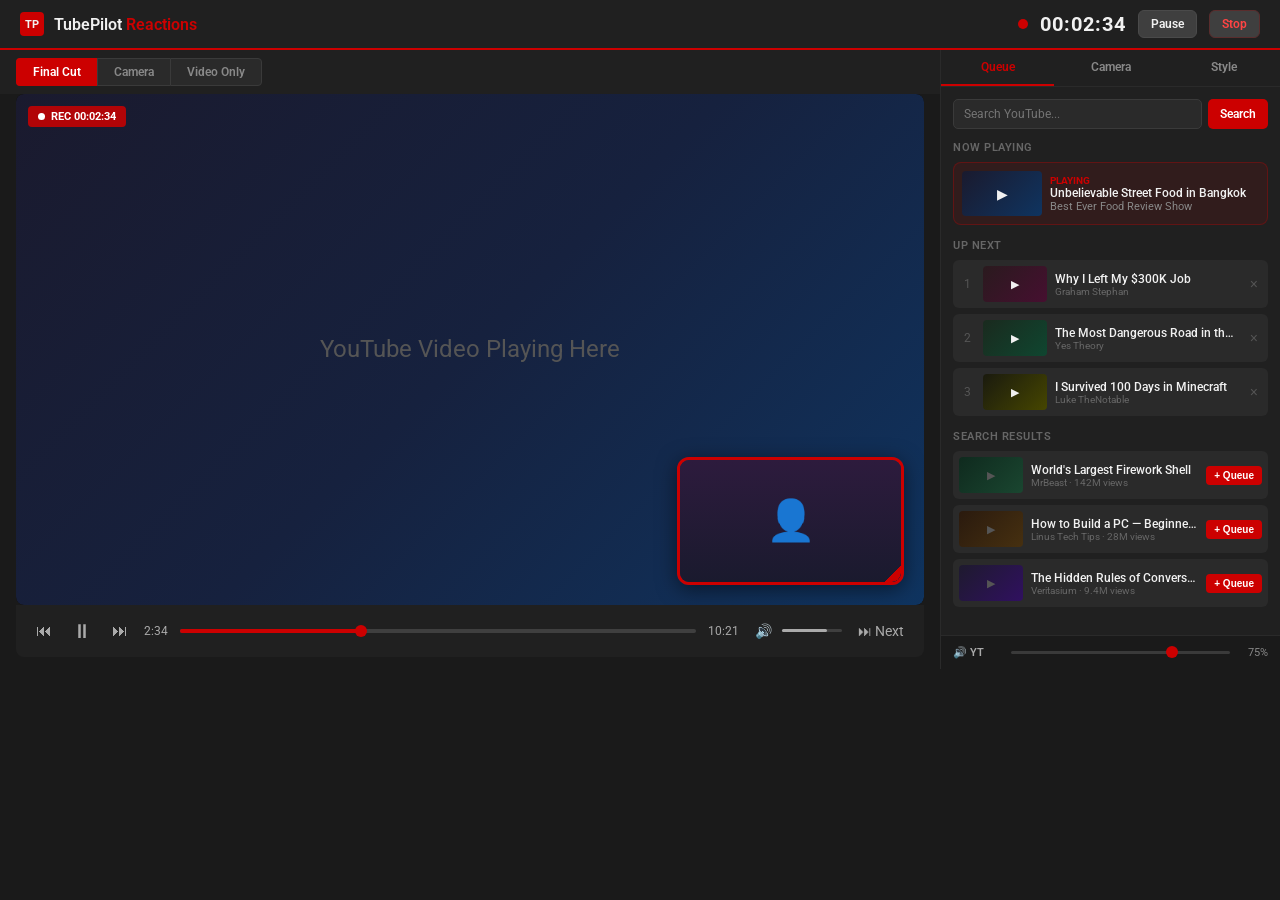
<file: reactions/mockup.html>
<!DOCTYPE html>
<html lang="en">
<head>
  <meta charset="UTF-8">
  <meta name="viewport" content="width=device-width, initial-scale=1.0">
  <title>TubePilot Reactions — Interface Mockup</title>
  <style>
    @import url('https://fonts.googleapis.com/css2?family=Roboto:wght@400;500;600;700&display=swap');

    * { margin: 0; padding: 0; box-sizing: border-box; }

    body {
      font-family: 'Roboto', sans-serif;
      background: #1a1a1a;
      color: #f1f1f1;
      min-height: 100vh;
    }

    /* ====== TOP BAR ====== */
    .top-bar {
      display: flex;
      align-items: center;
      justify-content: space-between;
      padding: 10px 20px;
      background: #202020;
      border-bottom: 2px solid #cc0000;
    }

    .top-bar-left {
      display: flex;
      align-items: center;
      gap: 10px;
    }

    .top-bar-logo {
      width: 24px;
      height: 24px;
      background: #cc0000;
      border-radius: 4px;
      display: flex;
      align-items: center;
      justify-content: center;
      font-weight: 700;
      font-size: 11px;
    }

    .top-bar h1 {
      font-size: 16px;
      font-weight: 600;
    }

    .top-bar h1 span { color: #cc0000; }

    /* Recording controls in top bar */
    .rec-controls {
      display: flex;
      align-items: center;
      gap: 12px;
    }

    .rec-timer {
      font-size: 20px;
      font-weight: 700;
      font-variant-numeric: tabular-nums;
      letter-spacing: 1px;
      color: #f1f1f1;
    }

    .rec-dot {
      width: 10px;
      height: 10px;
      background: #cc0000;
      border-radius: 50%;
      animation: pulse 1.2s ease-in-out infinite;
    }

    @keyframes pulse {
      0%, 100% { opacity: 1; }
      50% { opacity: 0.3; }
    }

    .btn {
      padding: 8px 18px;
      border: none;
      border-radius: 6px;
      font-size: 13px;
      font-weight: 600;
      font-family: inherit;
      cursor: pointer;
      transition: all 0.15s;
    }

    .btn-rec {
      background: #cc0000;
      color: white;
      display: flex;
      align-items: center;
      gap: 6px;
    }

    .btn-rec:hover { background: #a00; }

    .btn-pause {
      background: #3f3f3f;
      color: #f1f1f1;
      border: 1px solid #4a4a4a;
    }

    .btn-stop {
      background: #3f3f3f;
      color: #ff4444;
      border: 1px solid #5a2d2d;
    }

    .btn-sm {
      padding: 6px 12px;
      font-size: 12px;
    }

    /* ====== MAIN LAYOUT ====== */
    .main {
      display: grid;
      grid-template-columns: 1fr 340px;
      grid-template-rows: auto 1fr;
      height: calc(100vh - 52px);
    }

    /* ====== LEFT COLUMN — Preview + Player Controls ====== */
    .left-col {
      display: flex;
      flex-direction: column;
      min-width: 0;
    }

    /* View toggle */
    .view-toggle {
      display: flex;
      gap: 0;
      padding: 8px 16px;
      background: #202020;
    }

    .view-btn {
      padding: 6px 16px;
      background: #2a2a2a;
      color: #888;
      border: 1px solid #3a3a3a;
      font-size: 12px;
      font-weight: 600;
      font-family: inherit;
      cursor: pointer;
      transition: all 0.15s;
    }

    .view-btn:first-child { border-radius: 4px 0 0 4px; }
    .view-btn:last-child { border-radius: 0 4px 4px 0; }
    .view-btn:not(:last-child) { border-right: none; }

    .view-btn.active {
      background: #cc0000;
      color: white;
      border-color: #cc0000;
    }

    /* Preview area */
    .preview-area {
      flex: 1;
      display: flex;
      align-items: center;
      justify-content: center;
      background: #111;
      position: relative;
      overflow: hidden;
      margin: 0 16px;
      border-radius: 8px;
    }

    .preview-content {
      width: 100%;
      aspect-ratio: 16 / 9;
      max-height: 100%;
      background: #000;
      position: relative;
      border-radius: 8px;
      overflow: hidden;
    }

    /* Simulated YouTube video */
    .yt-video-sim {
      width: 100%;
      height: 100%;
      background: linear-gradient(135deg, #1a1a2e 0%, #16213e 50%, #0f3460 100%);
      display: flex;
      align-items: center;
      justify-content: center;
      font-size: 24px;
      color: #555;
    }

    /* PiP webcam overlay — draggable */
    .pip-overlay {
      position: absolute;
      bottom: 20px;
      right: 20px;
      width: 25%;
      aspect-ratio: 16 / 9;
      border-radius: 12px;
      overflow: hidden;
      border: 3px solid #cc0000;
      cursor: grab;
      box-shadow: 0 4px 20px rgba(0,0,0,0.5);
    }

    .pip-overlay.circle {
      border-radius: 50%;
      aspect-ratio: 1;
      width: 20%;
    }

    .pip-webcam-sim {
      width: 100%;
      height: 100%;
      background: linear-gradient(180deg, #2d1b3d 0%, #1a1a2e 100%);
      display: flex;
      align-items: center;
      justify-content: center;
      font-size: 40px;
    }

    /* Resize handle */
    .pip-resize {
      position: absolute;
      bottom: 0;
      right: 0;
      width: 16px;
      height: 16px;
      cursor: nwse-resize;
      background: linear-gradient(135deg, transparent 50%, #cc0000 50%);
      border-radius: 0 0 9px 0;
    }

    /* Recording indicator overlay */
    .rec-indicator {
      position: absolute;
      top: 12px;
      left: 12px;
      background: rgba(204, 0, 0, 0.85);
      color: white;
      font-size: 11px;
      font-weight: 700;
      padding: 4px 10px;
      border-radius: 4px;
      display: flex;
      align-items: center;
      gap: 6px;
    }

    .rec-indicator .dot {
      width: 7px;
      height: 7px;
      background: white;
      border-radius: 50%;
    }

    /* Player controls bar */
    .player-controls {
      display: flex;
      align-items: center;
      gap: 12px;
      padding: 10px 16px;
      background: #202020;
      margin: 0 16px 12px;
      border-radius: 0 0 8px 8px;
    }

    .player-btn {
      background: none;
      border: none;
      color: #aaa;
      font-size: 16px;
      cursor: pointer;
      padding: 4px;
      font-family: inherit;
    }

    .player-btn:hover { color: #f1f1f1; }

    .player-time {
      font-size: 12px;
      color: #aaa;
      font-variant-numeric: tabular-nums;
      white-space: nowrap;
    }

    .player-seek {
      flex: 1;
      height: 4px;
      background: #3f3f3f;
      border-radius: 2px;
      position: relative;
      cursor: pointer;
    }

    .player-seek-fill {
      height: 100%;
      background: #cc0000;
      border-radius: 2px;
      width: 35%;
    }

    .player-seek-thumb {
      position: absolute;
      top: 50%;
      left: 35%;
      transform: translate(-50%, -50%);
      width: 12px;
      height: 12px;
      background: #cc0000;
      border-radius: 50%;
    }

    .player-vol {
      display: flex;
      align-items: center;
      gap: 6px;
    }

    .player-vol-bar {
      width: 60px;
      height: 3px;
      background: #3f3f3f;
      border-radius: 2px;
    }

    .player-vol-fill {
      height: 100%;
      width: 75%;
      background: #aaa;
      border-radius: 2px;
    }

    /* ====== RIGHT COLUMN — Sidebar ====== */
    .right-col {
      background: #202020;
      border-left: 1px solid #2a2a2a;
      display: flex;
      flex-direction: column;
      overflow: hidden;
    }

    /* Sidebar tabs */
    .sidebar-tabs {
      display: flex;
      border-bottom: 1px solid #2a2a2a;
    }

    .sidebar-tab {
      flex: 1;
      padding: 10px;
      background: none;
      border: none;
      border-bottom: 2px solid transparent;
      color: #888;
      font-size: 12px;
      font-weight: 600;
      font-family: inherit;
      cursor: pointer;
    }

    .sidebar-tab.active {
      color: #cc0000;
      border-bottom-color: #cc0000;
    }

    .sidebar-content {
      flex: 1;
      overflow-y: auto;
      padding: 12px;
    }

    /* Camera/Device panel */
    .device-section {
      margin-bottom: 16px;
    }

    .device-section h3 {
      font-size: 11px;
      font-weight: 600;
      color: #666;
      text-transform: uppercase;
      letter-spacing: 0.5px;
      margin-bottom: 8px;
    }

    .device-preview {
      width: 100%;
      aspect-ratio: 16/9;
      background: linear-gradient(180deg, #2d1b3d 0%, #1a1a2e 100%);
      border-radius: 8px;
      margin-bottom: 10px;
      display: flex;
      align-items: center;
      justify-content: center;
      font-size: 28px;
    }

    .form-row {
      margin-bottom: 10px;
    }

    .form-row label {
      display: block;
      font-size: 11px;
      font-weight: 600;
      color: #888;
      margin-bottom: 3px;
    }

    select, input[type="text"] {
      width: 100%;
      background: #2a2a2a;
      color: #f1f1f1;
      border: 1px solid #3a3a3a;
      border-radius: 5px;
      padding: 7px 10px;
      font-size: 12px;
      font-family: inherit;
      outline: none;
    }

    select:focus, input[type="text"]:focus {
      border-color: #cc0000;
    }

    /* PiP style controls */
    .pip-style-row {
      display: flex;
      gap: 8px;
      align-items: center;
      margin-bottom: 10px;
    }

    .pip-style-row label {
      font-size: 11px;
      font-weight: 600;
      color: #888;
      width: 50px;
      flex-shrink: 0;
    }

    .shape-btns {
      display: flex;
      gap: 4px;
    }

    .shape-btn {
      width: 32px;
      height: 26px;
      background: #2a2a2a;
      border: 1px solid #3a3a3a;
      border-radius: 4px;
      color: #888;
      font-size: 10px;
      font-weight: 700;
      cursor: pointer;
      font-family: inherit;
      display: flex;
      align-items: center;
      justify-content: center;
    }

    .shape-btn.active {
      background: #cc0000;
      color: white;
      border-color: #cc0000;
    }

    .shape-rect { border-radius: 2px; }
    .shape-round { border-radius: 4px; }
    .shape-circle { border-radius: 50%; width: 26px; }

    /* Color picker */
    .color-picker-row {
      display: flex;
      gap: 6px;
      align-items: center;
    }

    .color-swatch {
      width: 22px;
      height: 22px;
      border-radius: 4px;
      border: 2px solid #3a3a3a;
      cursor: pointer;
    }

    .color-swatch.active {
      border-color: #f1f1f1;
    }

    /* Slider row */
    .slider-row {
      display: flex;
      align-items: center;
      gap: 8px;
      margin-bottom: 8px;
    }

    .slider-row label {
      font-size: 11px;
      font-weight: 600;
      color: #888;
      width: 50px;
      flex-shrink: 0;
    }

    .slider-row input[type="range"] {
      flex: 1;
      -webkit-appearance: none;
      appearance: none;
      height: 3px;
      background: #3a3a3a;
      border-radius: 2px;
      outline: none;
    }

    .slider-row input[type="range"]::-webkit-slider-thumb {
      -webkit-appearance: none;
      width: 12px;
      height: 12px;
      background: #cc0000;
      border-radius: 50%;
      cursor: pointer;
    }

    .slider-val {
      font-size: 11px;
      color: #888;
      width: 30px;
      text-align: right;
    }

    /* Toggle */
    .toggle-row {
      display: flex;
      align-items: center;
      justify-content: space-between;
      margin-bottom: 10px;
    }

    .toggle-row label {
      font-size: 12px;
      font-weight: 600;
      color: #aaa;
    }

    .toggle {
      width: 36px;
      height: 20px;
      background: #3a3a3a;
      border-radius: 10px;
      position: relative;
      cursor: pointer;
    }

    .toggle.on { background: #cc0000; }

    .toggle-knob {
      width: 16px;
      height: 16px;
      background: white;
      border-radius: 50%;
      position: absolute;
      top: 2px;
      left: 2px;
      transition: left 0.15s;
    }

    .toggle.on .toggle-knob { left: 18px; }

    /* ====== QUEUE TAB ====== */
    .search-bar {
      display: flex;
      gap: 6px;
      margin-bottom: 12px;
    }

    .search-bar input {
      flex: 1;
    }

    .search-bar button {
      padding: 7px 12px;
      background: #cc0000;
      color: white;
      border: none;
      border-radius: 5px;
      font-size: 12px;
      font-weight: 600;
      cursor: pointer;
      font-family: inherit;
    }

    .queue-section-title {
      font-size: 11px;
      font-weight: 600;
      color: #666;
      text-transform: uppercase;
      letter-spacing: 0.5px;
      margin-bottom: 8px;
    }

    /* Now Playing */
    .now-playing {
      background: rgba(204, 0, 0, 0.1);
      border: 1px solid rgba(204, 0, 0, 0.3);
      border-radius: 8px;
      padding: 8px;
      margin-bottom: 14px;
      display: flex;
      gap: 8px;
      align-items: center;
    }

    .now-playing-thumb {
      width: 80px;
      height: 45px;
      background: linear-gradient(135deg, #1a1a2e, #0f3460);
      border-radius: 4px;
      flex-shrink: 0;
      display: flex;
      align-items: center;
      justify-content: center;
      font-size: 14px;
    }

    .now-playing-info {
      flex: 1;
      min-width: 0;
    }

    .now-playing-label {
      font-size: 10px;
      color: #cc0000;
      font-weight: 700;
      text-transform: uppercase;
    }

    .now-playing-title {
      font-size: 12px;
      font-weight: 500;
      white-space: nowrap;
      overflow: hidden;
      text-overflow: ellipsis;
    }

    .now-playing-channel {
      font-size: 11px;
      color: #888;
    }

    /* Queue list */
    .queue-list {
      display: flex;
      flex-direction: column;
      gap: 6px;
      margin-bottom: 14px;
    }

    .queue-item {
      display: flex;
      gap: 8px;
      align-items: center;
      padding: 6px;
      background: #2a2a2a;
      border-radius: 6px;
      cursor: pointer;
      transition: background 0.15s;
    }

    .queue-item:hover { background: #333; }

    .queue-num {
      font-size: 12px;
      color: #555;
      width: 16px;
      text-align: center;
      flex-shrink: 0;
    }

    .queue-thumb {
      width: 64px;
      height: 36px;
      background: linear-gradient(135deg, #1a2a1e, #0f4630);
      border-radius: 4px;
      flex-shrink: 0;
      display: flex;
      align-items: center;
      justify-content: center;
      font-size: 11px;
    }

    .queue-info {
      flex: 1;
      min-width: 0;
    }

    .queue-title {
      font-size: 12px;
      font-weight: 500;
      white-space: nowrap;
      overflow: hidden;
      text-overflow: ellipsis;
    }

    .queue-channel {
      font-size: 10px;
      color: #666;
    }

    .queue-remove {
      background: none;
      border: none;
      color: #555;
      cursor: pointer;
      font-size: 14px;
      padding: 2px 4px;
    }

    .queue-remove:hover { color: #ff4444; }

    /* Search results */
    .search-results {
      display: flex;
      flex-direction: column;
      gap: 6px;
    }

    .search-result {
      display: flex;
      gap: 8px;
      align-items: center;
      padding: 6px;
      background: #2a2a2a;
      border-radius: 6px;
      cursor: pointer;
      transition: background 0.15s;
    }

    .search-result:hover { background: #333; }

    .search-thumb {
      width: 64px;
      height: 36px;
      border-radius: 4px;
      flex-shrink: 0;
      display: flex;
      align-items: center;
      justify-content: center;
      font-size: 11px;
      color: #555;
    }

    .search-info {
      flex: 1;
      min-width: 0;
    }

    .search-title {
      font-size: 12px;
      font-weight: 500;
      white-space: nowrap;
      overflow: hidden;
      text-overflow: ellipsis;
    }

    .search-meta {
      font-size: 10px;
      color: #666;
    }

    .search-add {
      background: #cc0000;
      color: white;
      border: none;
      border-radius: 4px;
      font-size: 10px;
      font-weight: 600;
      padding: 4px 8px;
      cursor: pointer;
      white-space: nowrap;
    }

    /* ====== VOLUME SECTION (bottom of sidebar) ====== */
    .sidebar-footer {
      padding: 10px 12px;
      border-top: 1px solid #2a2a2a;
      background: #1a1a1a;
    }

    /* Hidden panels */
    .panel-hidden { display: none; }
  </style>
</head>
<body>

  <!-- ====== TOP BAR ====== -->
  <div class="top-bar">
    <div class="top-bar-left">
      <div class="top-bar-logo">TP</div>
      <h1>TubePilot <span>Reactions</span></h1>
    </div>
    <div class="rec-controls">
      <div class="rec-dot"></div>
      <span class="rec-timer">00:02:34</span>
      <button class="btn btn-pause btn-sm">Pause</button>
      <button class="btn btn-stop btn-sm">Stop</button>
    </div>
  </div>

  <!-- ====== MAIN LAYOUT ====== -->
  <div class="main">

    <!-- LEFT COLUMN — Preview + Player -->
    <div class="left-col">

      <!-- View toggle -->
      <div class="view-toggle">
        <button class="view-btn active" onclick="switchView(this, 'final')">Final Cut</button>
        <button class="view-btn" onclick="switchView(this, 'camera')">Camera</button>
        <button class="view-btn" onclick="switchView(this, 'player')">Video Only</button>
      </div>

      <!-- Preview area -->
      <div class="preview-area">
        <div class="preview-content">
          <!-- Simulated YouTube video background -->
          <div class="yt-video-sim" id="yt-sim">
            YouTube Video Playing Here
          </div>

          <!-- PiP webcam overlay (draggable) -->
          <div class="pip-overlay" id="pip-overlay">
            <div class="pip-webcam-sim">&#x1f464;</div>
            <div class="pip-resize"></div>
          </div>

          <!-- Recording indicator -->
          <div class="rec-indicator">
            <div class="dot"></div>
            REC 00:02:34
          </div>
        </div>
      </div>

      <!-- Player controls -->
      <div class="player-controls">
        <button class="player-btn">&#x23EE;</button>
        <button class="player-btn" style="font-size:20px;">&#x23F8;</button>
        <button class="player-btn">&#x23ED;</button>
        <span class="player-time">2:34</span>
        <div class="player-seek">
          <div class="player-seek-fill"></div>
          <div class="player-seek-thumb"></div>
        </div>
        <span class="player-time">10:21</span>
        <div class="player-vol">
          <button class="player-btn" style="font-size:14px;">&#x1F50A;</button>
          <div class="player-vol-bar"><div class="player-vol-fill"></div></div>
        </div>
        <button class="player-btn" style="font-size:14px;" title="Next in Queue">&#x23ED; Next</button>
      </div>
    </div>

    <!-- RIGHT COLUMN — Sidebar -->
    <div class="right-col">

      <!-- Sidebar tabs -->
      <div class="sidebar-tabs">
        <button class="sidebar-tab active" onclick="switchTab(this, 'queue')">Queue</button>
        <button class="sidebar-tab" onclick="switchTab(this, 'camera-settings')">Camera</button>
        <button class="sidebar-tab" onclick="switchTab(this, 'style')">Style</button>
      </div>

      <!-- ====== QUEUE TAB ====== -->
      <div class="sidebar-content" id="panel-queue">

        <!-- Search -->
        <div class="search-bar">
          <input type="text" placeholder="Search YouTube...">
          <button>Search</button>
        </div>

        <!-- Now Playing -->
        <div class="queue-section-title">Now Playing</div>
        <div class="now-playing">
          <div class="now-playing-thumb">&#x25B6;</div>
          <div class="now-playing-info">
            <div class="now-playing-label">Playing</div>
            <div class="now-playing-title">Unbelievable Street Food in Bangkok</div>
            <div class="now-playing-channel">Best Ever Food Review Show</div>
          </div>
        </div>

        <!-- Up Next -->
        <div class="queue-section-title">Up Next</div>
        <div class="queue-list">
          <div class="queue-item">
            <span class="queue-num">1</span>
            <div class="queue-thumb" style="background:linear-gradient(135deg,#2a1a1e,#460f30);">&#x25B6;</div>
            <div class="queue-info">
              <div class="queue-title">Why I Left My $300K Job</div>
              <div class="queue-channel">Graham Stephan</div>
            </div>
            <button class="queue-remove">&times;</button>
          </div>
          <div class="queue-item">
            <span class="queue-num">2</span>
            <div class="queue-thumb">&#x25B6;</div>
            <div class="queue-info">
              <div class="queue-title">The Most Dangerous Road in the World</div>
              <div class="queue-channel">Yes Theory</div>
            </div>
            <button class="queue-remove">&times;</button>
          </div>
          <div class="queue-item">
            <span class="queue-num">3</span>
            <div class="queue-thumb" style="background:linear-gradient(135deg,#1a1a0e,#464600);">&#x25B6;</div>
            <div class="queue-info">
              <div class="queue-title">I Survived 100 Days in Minecraft</div>
              <div class="queue-channel">Luke TheNotable</div>
            </div>
            <button class="queue-remove">&times;</button>
          </div>
        </div>

        <!-- Search Results -->
        <div class="queue-section-title">Search Results</div>
        <div class="search-results">
          <div class="search-result">
            <div class="search-thumb" style="background:linear-gradient(135deg,#0f2a1e,#1a4630);">&#x25B6;</div>
            <div class="search-info">
              <div class="search-title">World's Largest Firework Shell</div>
              <div class="search-meta">MrBeast &middot; 142M views</div>
            </div>
            <button class="search-add">+ Queue</button>
          </div>
          <div class="search-result">
            <div class="search-thumb" style="background:linear-gradient(135deg,#2a1a0e,#463010);">&#x25B6;</div>
            <div class="search-info">
              <div class="search-title">How to Build a PC — Beginners Guide</div>
              <div class="search-meta">Linus Tech Tips &middot; 28M views</div>
            </div>
            <button class="search-add">+ Queue</button>
          </div>
          <div class="search-result">
            <div class="search-thumb" style="background:linear-gradient(135deg,#1e1a2e,#301060);">&#x25B6;</div>
            <div class="search-info">
              <div class="search-title">The Hidden Rules of Conversation</div>
              <div class="search-meta">Veritasium &middot; 9.4M views</div>
            </div>
            <button class="search-add">+ Queue</button>
          </div>
        </div>
      </div>

      <!-- ====== CAMERA TAB ====== -->
      <div class="sidebar-content panel-hidden" id="panel-camera-settings">
        <div class="device-section">
          <h3>Live Preview</h3>
          <div class="device-preview">&#x1f464;</div>
        </div>

        <div class="device-section">
          <h3>Devices</h3>
          <div class="form-row">
            <label>Camera</label>
            <select>
              <option>Logitech C920 HD Pro</option>
              <option>FaceTime HD Camera</option>
            </select>
          </div>
          <div class="form-row">
            <label>Microphone</label>
            <select>
              <option>Blue Yeti USB Mic</option>
              <option>Built-in Microphone</option>
            </select>
          </div>
        </div>

        <div class="device-section">
          <h3>Volume</h3>
          <div class="slider-row">
            <label>YouTube</label>
            <input type="range" min="0" max="100" value="75">
            <span class="slider-val">75%</span>
          </div>
          <div class="slider-row">
            <label>Mic</label>
            <input type="range" min="0" max="100" value="100">
            <span class="slider-val">100%</span>
          </div>
        </div>
      </div>

      <!-- ====== STYLE TAB ====== -->
      <div class="sidebar-content panel-hidden" id="panel-style">
        <div class="device-section">
          <h3>Webcam Shape</h3>
          <div class="shape-btns" style="margin-bottom: 12px;">
            <button class="shape-btn" style="width:40px;">&#x25AD;</button>
            <button class="shape-btn active" style="width:40px;border-radius:8px;">&#x25AD;</button>
            <button class="shape-btn" style="width:34px;height:34px;border-radius:50%;">&#x25CB;</button>
          </div>
        </div>

        <div class="device-section">
          <h3>Border</h3>
          <div class="color-picker-row" style="margin-bottom: 10px;">
            <div class="color-swatch active" style="background:#cc0000;"></div>
            <div class="color-swatch" style="background:#ffffff;"></div>
            <div class="color-swatch" style="background:#ffd700;"></div>
            <div class="color-swatch" style="background:#00cc66;"></div>
            <div class="color-swatch" style="background:#3366ff;"></div>
            <div class="color-swatch" style="background:transparent; border:1px dashed #555;" title="None"></div>
          </div>
          <div class="slider-row">
            <label>Width</label>
            <input type="range" min="0" max="8" value="3">
            <span class="slider-val">3px</span>
          </div>
        </div>

        <div class="device-section">
          <h3>PiP Size</h3>
          <div class="slider-row">
            <label>Size</label>
            <input type="range" min="10" max="45" value="25">
            <span class="slider-val">25%</span>
          </div>
        </div>

        <div class="device-section">
          <h3>Background</h3>
          <div class="toggle-row">
            <label>Remove Background</label>
            <div class="toggle" onclick="this.classList.toggle('on')">
              <div class="toggle-knob"></div>
            </div>
          </div>
          <div class="slider-row">
            <label>Edge</label>
            <input type="range" min="0" max="20" value="5">
            <span class="slider-val">5px</span>
          </div>
        </div>
      </div>

      <!-- Volume footer (always visible) -->
      <div class="sidebar-footer">
        <div class="slider-row" style="margin-bottom:0;">
          <label style="color:#aaa;">&#x1F50A; YT</label>
          <input type="range" min="0" max="100" value="75">
          <span class="slider-val">75%</span>
        </div>
      </div>
    </div>
  </div>

  <script>
    // Tab switching
    function switchTab(btn, panelId) {
      document.querySelectorAll('.sidebar-tab').forEach(t => t.classList.remove('active'));
      btn.classList.add('active');
      document.querySelectorAll('.sidebar-content').forEach(p => p.classList.add('panel-hidden'));
      document.getElementById('panel-' + panelId).classList.remove('panel-hidden');
    }

    // View toggle
    function switchView(btn, mode) {
      document.querySelectorAll('.view-btn').forEach(b => b.classList.remove('active'));
      btn.classList.add('active');

      const pip = document.getElementById('pip-overlay');
      const yt = document.getElementById('yt-sim');

      if (mode === 'final') {
        pip.style.display = 'block';
        yt.textContent = 'YouTube Video Playing Here';
        yt.style.background = 'linear-gradient(135deg, #1a1a2e 0%, #16213e 50%, #0f3460 100%)';
      } else if (mode === 'camera') {
        pip.style.display = 'none';
        yt.textContent = '';
        yt.style.background = 'linear-gradient(180deg, #2d1b3d 0%, #1a1a2e 100%)';
        yt.innerHTML = '<span style="font-size:60px;">&#x1f464;</span>';
      } else if (mode === 'player') {
        pip.style.display = 'none';
        yt.textContent = 'YouTube Video Playing Here';
        yt.style.background = 'linear-gradient(135deg, #1a1a2e 0%, #16213e 50%, #0f3460 100%)';
      }
    }

    // Basic PiP drag (mockup only)
    const pip = document.getElementById('pip-overlay');
    let dragging = false;
    let dragOffsetX, dragOffsetY;

    pip.addEventListener('mousedown', (e) => {
      if (e.target.classList.contains('pip-resize')) return;
      dragging = true;
      const rect = pip.getBoundingClientRect();
      dragOffsetX = e.clientX - rect.left;
      dragOffsetY = e.clientY - rect.top;
      pip.style.cursor = 'grabbing';
    });

    document.addEventListener('mousemove', (e) => {
      if (!dragging) return;
      const parent = pip.parentElement.getBoundingClientRect();
      let x = e.clientX - parent.left - dragOffsetX;
      let y = e.clientY - parent.top - dragOffsetY;
      // Clamp
      x = Math.max(0, Math.min(x, parent.width - pip.offsetWidth));
      y = Math.max(0, Math.min(y, parent.height - pip.offsetHeight));
      pip.style.left = x + 'px';
      pip.style.top = y + 'px';
      pip.style.right = 'auto';
      pip.style.bottom = 'auto';
    });

    document.addEventListener('mouseup', () => {
      dragging = false;
      pip.style.cursor = 'grab';
    });
  </script>

</body>
</html>
</file>
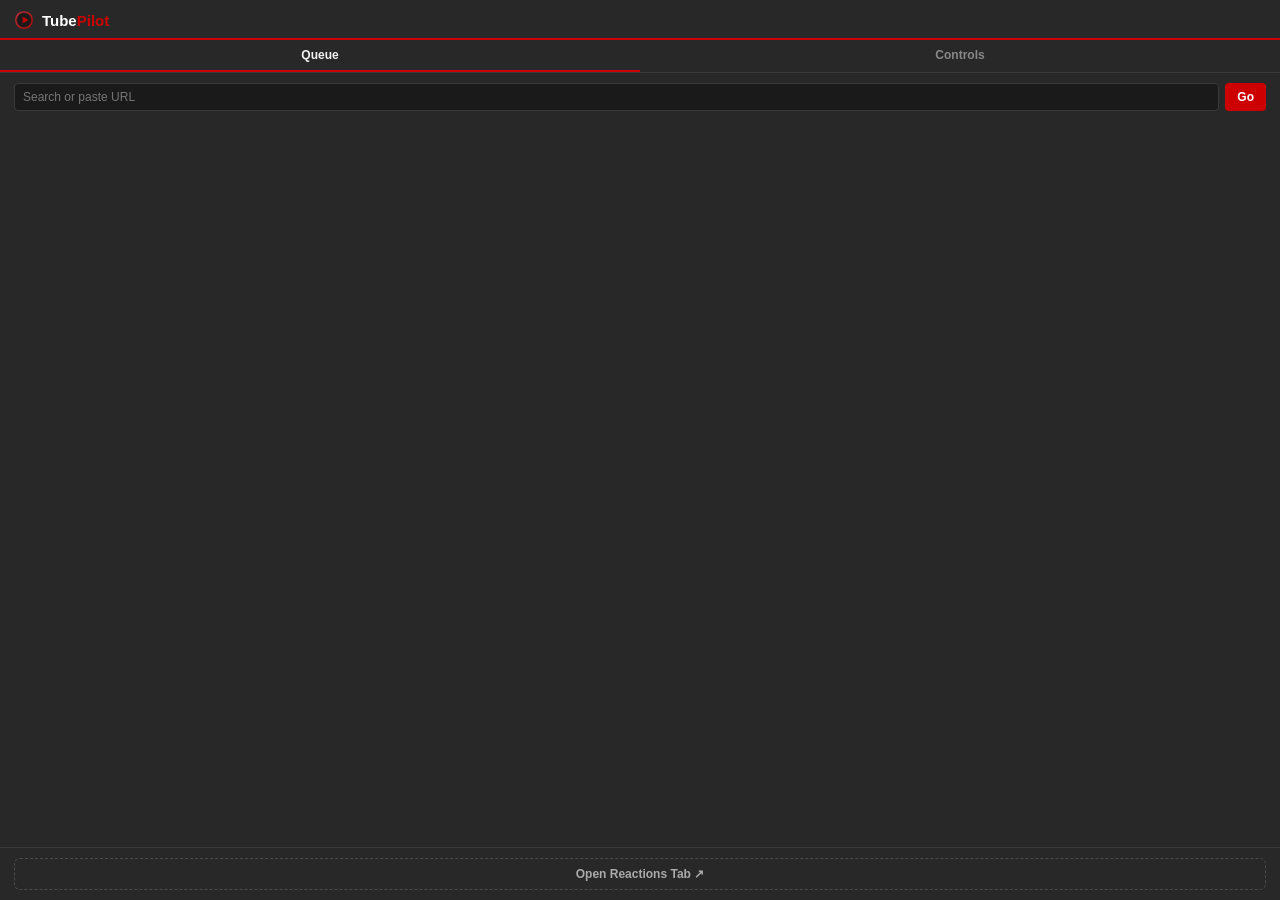
<file: sidepanel/sidepanel.html>
<!DOCTYPE html>
<html lang="en">
<head>
  <meta charset="UTF-8">
  <meta name="viewport" content="width=device-width, initial-scale=1.0">
  <title>TubePilot Reactions</title>
  <link rel="stylesheet" href="sidepanel.css">
</head>
<body>
  <div class="sp-container">
    <div class="sp-header">
      <img class="sp-icon" src="../icons/icon48.png" alt="TP">
      <span class="sp-title">Tube<span class="sp-accent">Pilot</span></span>
    </div>

    <!-- Tab bar -->
    <div class="sp-tabs">
      <button class="sp-tab sp-tab-active" data-tab="queue">Queue</button>
      <button class="sp-tab" data-tab="controls">Controls</button>
    </div>

    <!-- ====== QUEUE TAB ====== -->
    <div class="sp-tab-content" id="tab-queue">

      <!-- Search -->
      <div class="sp-search-bar">
        <input type="text" class="sp-search-input" id="search-input" placeholder="Search or paste URL">
        <button class="sp-search-btn" id="search-btn">Go</button>
      </div>
      <div class="sp-search-status" id="search-status"></div>

      <!-- Now Playing -->
      <div class="sp-np hidden" id="now-playing">
        <div class="sp-section-label">Now Playing</div>
        <div class="sp-np-card" id="now-playing-card"></div>
      </div>

      <!-- Queue list -->
      <div class="sp-queue hidden" id="queue-section">
        <div class="sp-section-label">Up Next</div>
        <div class="sp-queue-list" id="queue-list"></div>
      </div>

      <!-- Search results -->
      <div class="sp-results hidden" id="results-section">
        <div class="sp-section-label">Results</div>
        <div class="sp-results-list" id="results-list"></div>
      </div>
    </div>

    <!-- ====== CONTROLS TAB ====== -->
    <div class="sp-tab-content sp-tab-hidden" id="tab-controls">

      <!-- State display -->
      <div class="sp-state" id="state-display">
        <span class="sp-state-dot" id="state-dot"></span>
        <span class="sp-state-label" id="state-label">Idle</span>
      </div>

      <!-- Timer -->
      <div class="sp-timer" id="timer">00:00:00</div>

      <!-- Controls -->
      <div class="sp-controls">
        <button class="sp-btn sp-btn-pause" id="pause-btn" disabled>Pause</button>
        <button class="sp-btn sp-btn-stop" id="stop-btn" disabled>Stop</button>
      </div>

      <!-- Volume -->
      <div class="sp-section">
        <div class="sp-vol-row">
          <label>YT Vol</label>
          <input type="range" id="tab-volume" min="0" max="100" value="75" step="1">
          <span class="sp-vol-val" id="tab-vol-val">75%</span>
        </div>
        <div class="sp-vol-row">
          <label>Mic</label>
          <input type="range" id="mic-volume" min="0" max="100" value="100" step="1">
          <span class="sp-vol-val" id="mic-vol-val">100%</span>
        </div>
      </div>

      <!-- PiP position -->
      <div class="sp-section">
        <div class="sp-pip-row">
          <label>PiP:</label>
          <div class="sp-pip-btns">
            <button class="sp-pip-btn" data-pos="top-left">TL</button>
            <button class="sp-pip-btn" data-pos="top-right">TR</button>
            <button class="sp-pip-btn" data-pos="bottom-left">BL</button>
            <button class="sp-pip-btn sp-pip-active" data-pos="bottom-right">BR</button>
          </div>
        </div>
      </div>

      <!-- Stopped message -->
      <div class="sp-stopped hidden" id="stopped-msg">
        <a href="#" id="open-reactions-link">Open in Reactions tab</a>
      </div>
    </div>

    <!-- Bottom: always visible -->
    <div class="sp-bottom">
      <button class="sp-btn sp-btn-expand" id="expand-btn">Open Reactions Tab &#x2197;</button>
    </div>
  </div>

  <script src="../config.js"></script>
  <script src="../services/reactions-state.js"></script>
  <script src="../services/queue-storage.js"></script>
  <script src="sidepanel.js"></script>
</body>
</html>
</file>
<file: sidepanel/sidepanel.css>
/* TubePilot Reactions — Side Panel */

* { margin: 0; padding: 0; box-sizing: border-box; }

body {
  font-family: 'Roboto', -apple-system, BlinkMacSystemFont, 'Segoe UI', sans-serif;
  font-size: 13px;
  background: #282828;
  color: #f1f1f1;
  width: 100%;
  height: 100vh;
  overflow: hidden;
}

.sp-container {
  display: flex;
  flex-direction: column;
  height: 100vh;
}

/* Header */
.sp-header {
  display: flex;
  align-items: center;
  gap: 8px;
  padding: 10px 14px 8px;
  border-bottom: 2px solid #cc0000;
  flex-shrink: 0;
}

.sp-icon {
  width: 20px;
  height: 20px;
  object-fit: contain;
}

.sp-title {
  font-size: 15px;
  font-weight: 600;
  color: #fff;
}

.sp-accent { color: #cc0000; }

/* Tabs */
.sp-tabs {
  display: flex;
  flex-shrink: 0;
  border-bottom: 1px solid #3a3a3a;
}

.sp-tab {
  flex: 1;
  padding: 8px;
  background: none;
  border: none;
  border-bottom: 2px solid transparent;
  color: #888;
  font-size: 12px;
  font-weight: 600;
  font-family: inherit;
  cursor: pointer;
  transition: color 0.15s, border-color 0.15s;
}

.sp-tab:hover {
  color: #ccc;
}

.sp-tab-active {
  color: #f1f1f1;
  border-bottom-color: #cc0000;
}

/* Tab content */
.sp-tab-content {
  flex: 1;
  overflow-y: auto;
  padding: 10px 14px;
}

.sp-tab-hidden {
  display: none !important;
}

/* Section labels */
.sp-section-label {
  font-size: 10px;
  font-weight: 700;
  text-transform: uppercase;
  color: #888;
  letter-spacing: 0.5px;
  margin-bottom: 6px;
  margin-top: 10px;
}

.sp-section-label:first-child {
  margin-top: 0;
}

/* ============================================================
   Queue Tab — Search
   ============================================================ */

.sp-search-bar {
  display: flex;
  gap: 6px;
  margin-bottom: 6px;
}

.sp-search-input {
  flex: 1;
  padding: 6px 8px;
  background: #1a1a1a;
  border: 1px solid #3a3a3a;
  border-radius: 4px;
  color: #f1f1f1;
  font-size: 12px;
  font-family: inherit;
  outline: none;
}

.sp-search-input:focus {
  border-color: #cc0000;
}

.sp-search-btn {
  padding: 6px 12px;
  background: #cc0000;
  border: none;
  border-radius: 4px;
  color: white;
  font-size: 12px;
  font-weight: 600;
  font-family: inherit;
  cursor: pointer;
  flex-shrink: 0;
}

.sp-search-btn:hover {
  background: #e00;
}

.sp-search-btn:disabled {
  opacity: 0.5;
  cursor: not-allowed;
}

.sp-search-status {
  font-size: 11px;
  color: #888;
  min-height: 16px;
  margin-bottom: 4px;
}

.sp-status-success { color: #4caf50; }
.sp-status-error { color: #ff4444; }
.sp-status-info { color: #888; }
.sp-status-loading { color: #c89600; }

/* ============================================================
   Queue Tab — Now Playing
   ============================================================ */

.sp-np-card {
  display: flex;
  align-items: center;
  gap: 8px;
  padding: 6px;
  background: #1a1a1a;
  border-radius: 4px;
  border-left: 3px solid #cc0000;
}

.sp-np-thumb {
  width: 60px;
  height: 34px;
  object-fit: cover;
  border-radius: 2px;
  flex-shrink: 0;
}

.sp-np-info {
  flex: 1;
  min-width: 0;
}

.sp-np-title {
  font-size: 11px;
  font-weight: 600;
  white-space: nowrap;
  overflow: hidden;
  text-overflow: ellipsis;
}

.sp-np-channel {
  font-size: 10px;
  color: #888;
  white-space: nowrap;
  overflow: hidden;
  text-overflow: ellipsis;
}

/* ============================================================
   Queue Tab — Queue List
   ============================================================ */

.sp-queue-list {
  max-height: 200px;
  overflow-y: auto;
}

.sp-queue-item {
  display: flex;
  align-items: center;
  gap: 6px;
  padding: 4px 6px;
  border-radius: 3px;
  transition: background 0.1s;
}

.sp-queue-item:hover {
  background: #333;
}

.sp-qi-num {
  font-size: 10px;
  color: #666;
  width: 14px;
  text-align: center;
  flex-shrink: 0;
}

.sp-qi-thumb {
  width: 50px;
  height: 28px;
  object-fit: cover;
  border-radius: 2px;
  flex-shrink: 0;
}

.sp-qi-info {
  flex: 1;
  min-width: 0;
}

.sp-qi-title {
  font-size: 11px;
  white-space: nowrap;
  overflow: hidden;
  text-overflow: ellipsis;
}

.sp-qi-actions {
  display: flex;
  gap: 2px;
  flex-shrink: 0;
  opacity: 0;
  transition: opacity 0.15s;
}

.sp-queue-item:hover .sp-qi-actions {
  opacity: 1;
}

.sp-qi-btn {
  width: 20px;
  height: 20px;
  background: #3f3f3f;
  border: none;
  border-radius: 3px;
  color: #aaa;
  font-size: 10px;
  cursor: pointer;
  display: flex;
  align-items: center;
  justify-content: center;
  padding: 0;
  font-family: inherit;
}

.sp-qi-btn:hover {
  background: #555;
  color: #fff;
}

.sp-qi-play:hover {
  background: #cc0000;
  color: #fff;
}

.sp-qi-remove:hover {
  background: #aa0000;
  color: #fff;
}

/* ============================================================
   Queue Tab — Search Results
   ============================================================ */

.sp-results-list {
  max-height: 300px;
  overflow-y: auto;
}

.sp-result {
  display: flex;
  align-items: center;
  gap: 6px;
  padding: 5px 6px;
  border-radius: 3px;
  transition: background 0.1s;
}

.sp-result:hover {
  background: #333;
}

.sp-result-thumb {
  width: 60px;
  height: 34px;
  object-fit: cover;
  border-radius: 2px;
  flex-shrink: 0;
}

.sp-result-info {
  flex: 1;
  min-width: 0;
}

.sp-result-title {
  font-size: 11px;
  font-weight: 500;
  white-space: nowrap;
  overflow: hidden;
  text-overflow: ellipsis;
}

.sp-result-channel {
  font-size: 10px;
  color: #888;
}

.sp-result-add {
  padding: 3px 8px;
  background: none;
  border: 1px solid #4a4a4a;
  border-radius: 3px;
  color: #aaa;
  font-size: 10px;
  font-weight: 600;
  font-family: inherit;
  cursor: pointer;
  flex-shrink: 0;
  white-space: nowrap;
}

.sp-result-add:hover {
  border-color: #cc0000;
  color: #cc0000;
}

.sp-result-add:disabled {
  opacity: 0.5;
  cursor: default;
  border-color: #4a4a4a;
  color: #666;
}

/* ============================================================
   Controls Tab
   ============================================================ */

/* State */
.sp-state {
  display: flex;
  align-items: center;
  gap: 8px;
  margin-bottom: 6px;
}

.sp-state-dot {
  width: 10px;
  height: 10px;
  border-radius: 50%;
  background: #555;
  flex-shrink: 0;
}

.sp-state-dot.recording {
  background: #cc0000;
  animation: sp-pulse 1.2s ease-in-out infinite;
}

.sp-state-dot.paused {
  background: #c89600;
}

.sp-state-dot.stopped {
  background: #555;
}

@keyframes sp-pulse {
  0%, 100% { opacity: 1; }
  50% { opacity: 0.4; }
}

.sp-state-label {
  font-size: 13px;
  font-weight: 600;
  color: #aaa;
}

/* Timer */
.sp-timer {
  font-size: 32px;
  font-weight: 700;
  font-variant-numeric: tabular-nums;
  text-align: center;
  margin: 8px 0 12px;
  letter-spacing: 1px;
}

/* Controls */
.sp-controls {
  display: flex;
  gap: 8px;
  margin-bottom: 14px;
}

.sp-btn {
  flex: 1;
  padding: 8px;
  border: none;
  border-radius: 6px;
  font-size: 13px;
  font-weight: 600;
  font-family: inherit;
  cursor: pointer;
  transition: background 0.15s, opacity 0.15s;
}

.sp-btn:disabled {
  opacity: 0.35;
  cursor: not-allowed;
}

.sp-btn-pause {
  background: #3f3f3f;
  color: #f1f1f1;
  border: 1px solid #4a4a4a;
}

.sp-btn-pause:hover:not(:disabled) {
  background: #4a4a4a;
}

.sp-btn-stop {
  background: #3f3f3f;
  color: #ff4444;
  border: 1px solid #5a2d2d;
}

.sp-btn-stop:hover:not(:disabled) {
  background: #4a3030;
}

/* Sections */
.sp-section {
  margin-bottom: 12px;
}

/* Volume */
.sp-vol-row {
  display: flex;
  align-items: center;
  gap: 8px;
  margin-bottom: 6px;
}

.sp-vol-row label {
  font-size: 11px;
  font-weight: 600;
  color: #aaa;
  width: 44px;
  flex-shrink: 0;
}

.sp-vol-row input[type="range"] {
  flex: 1;
  -webkit-appearance: none;
  appearance: none;
  height: 3px;
  background: #4a4a4a;
  border-radius: 2px;
  outline: none;
}

.sp-vol-row input[type="range"]::-webkit-slider-thumb {
  -webkit-appearance: none;
  width: 12px;
  height: 12px;
  background: #cc0000;
  border-radius: 50%;
  cursor: pointer;
}

.sp-vol-val {
  width: 34px;
  text-align: right;
  font-size: 11px;
  color: #aaa;
  flex-shrink: 0;
}

/* PiP */
.sp-pip-row {
  display: flex;
  align-items: center;
  gap: 8px;
}

.sp-pip-row label {
  font-size: 11px;
  font-weight: 600;
  color: #aaa;
}

.sp-pip-btns {
  display: flex;
  gap: 4px;
}

.sp-pip-btn {
  width: 30px;
  height: 26px;
  background: #3f3f3f;
  color: #aaa;
  border: 1px solid #4a4a4a;
  border-radius: 3px;
  font-size: 10px;
  font-weight: 700;
  cursor: pointer;
  font-family: inherit;
}

.sp-pip-btn:hover {
  background: #4a4a4a;
  color: #f1f1f1;
}

.sp-pip-active {
  background: #cc0000;
  color: white;
  border-color: #cc0000;
}

/* Stopped */
.sp-stopped {
  text-align: center;
  margin-top: 12px;
}

.sp-stopped a {
  color: #cc0000;
  font-size: 12px;
  text-decoration: none;
}

.sp-stopped a:hover {
  text-decoration: underline;
}

/* ============================================================
   Bottom bar
   ============================================================ */

.sp-bottom {
  padding: 10px 14px;
  border-top: 1px solid #3a3a3a;
  flex-shrink: 0;
}

.sp-btn-expand {
  width: 100%;
  padding: 8px;
  background: none;
  color: #aaa;
  border: 1px dashed #4a4a4a;
  border-radius: 6px;
  font-size: 12px;
  font-family: inherit;
  cursor: pointer;
}

.sp-btn-expand:hover {
  color: #f1f1f1;
  border-color: #cc0000;
}

/* Utility */
.hidden { display: none !important; }

/* Scrollbar styling */
::-webkit-scrollbar {
  width: 5px;
}

::-webkit-scrollbar-track {
  background: transparent;
}

::-webkit-scrollbar-thumb {
  background: #444;
  border-radius: 3px;
}

::-webkit-scrollbar-thumb:hover {
  background: #666;
}
</file>
